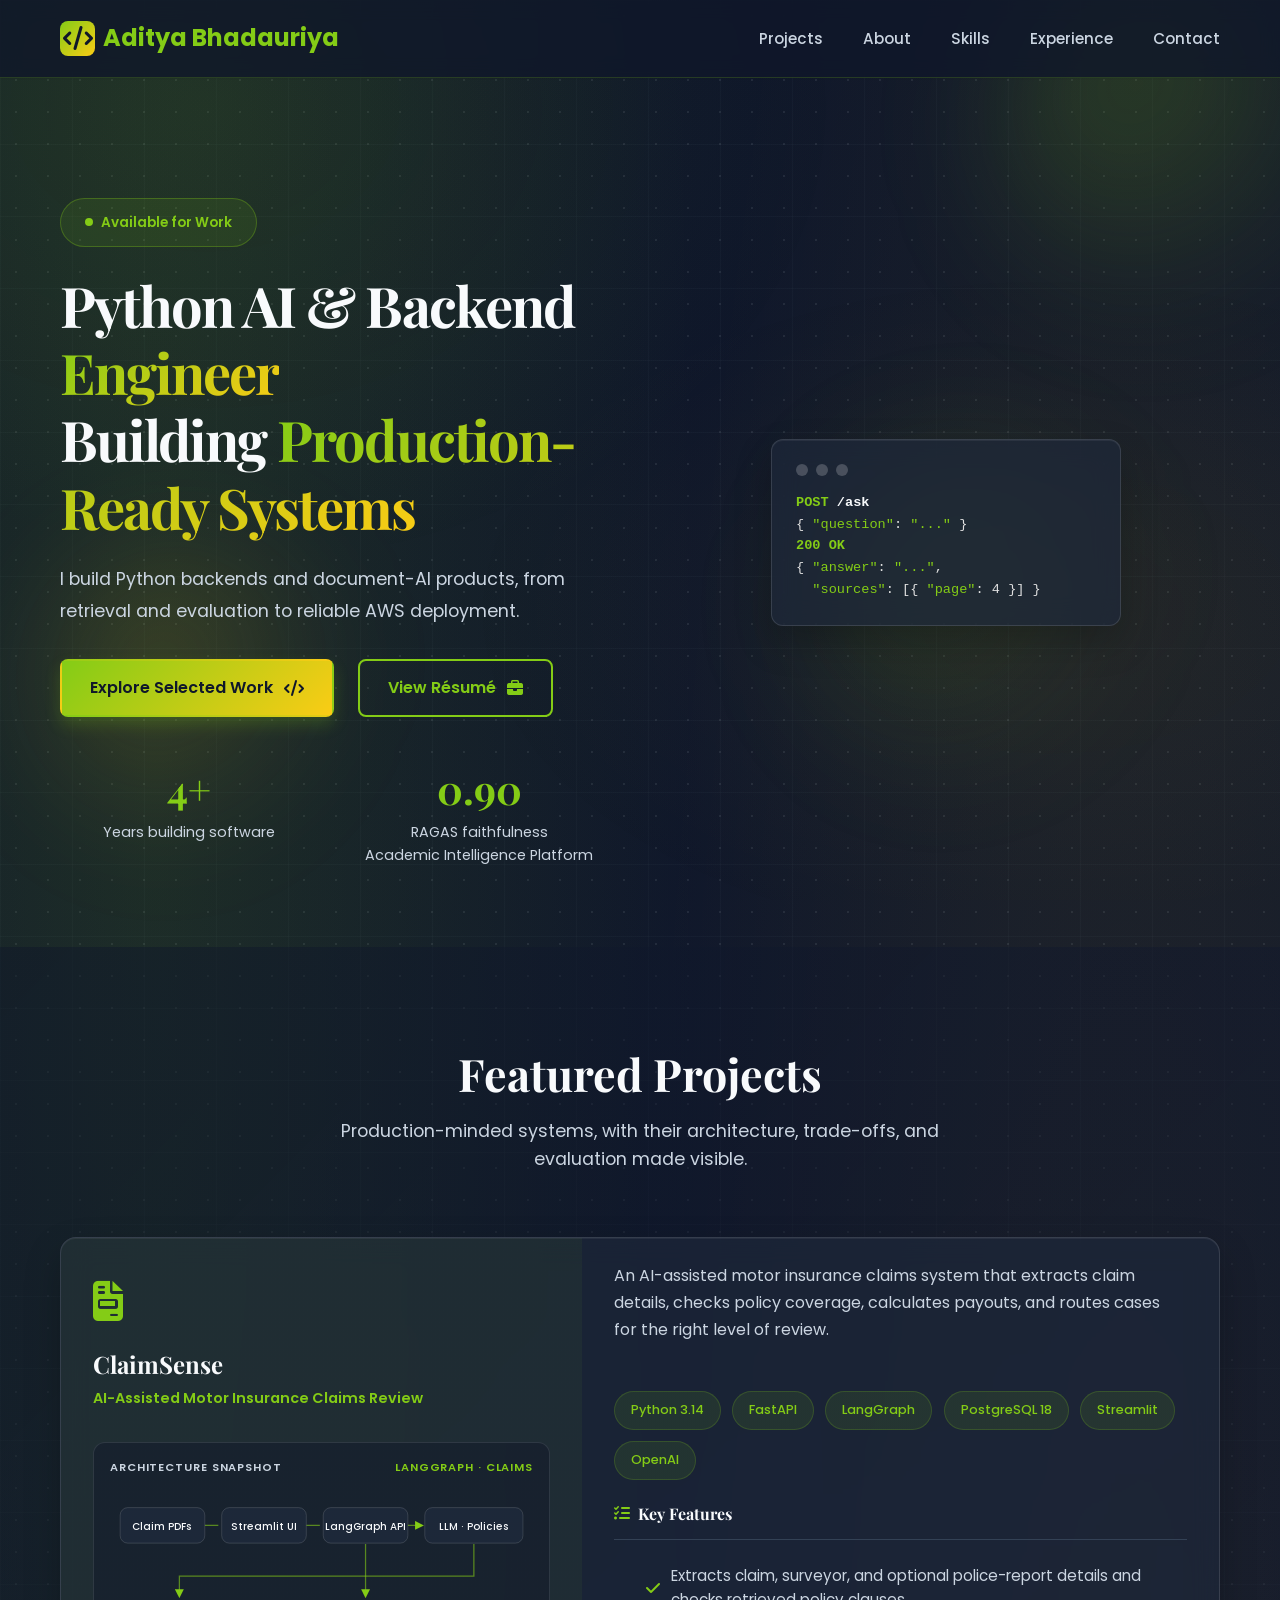
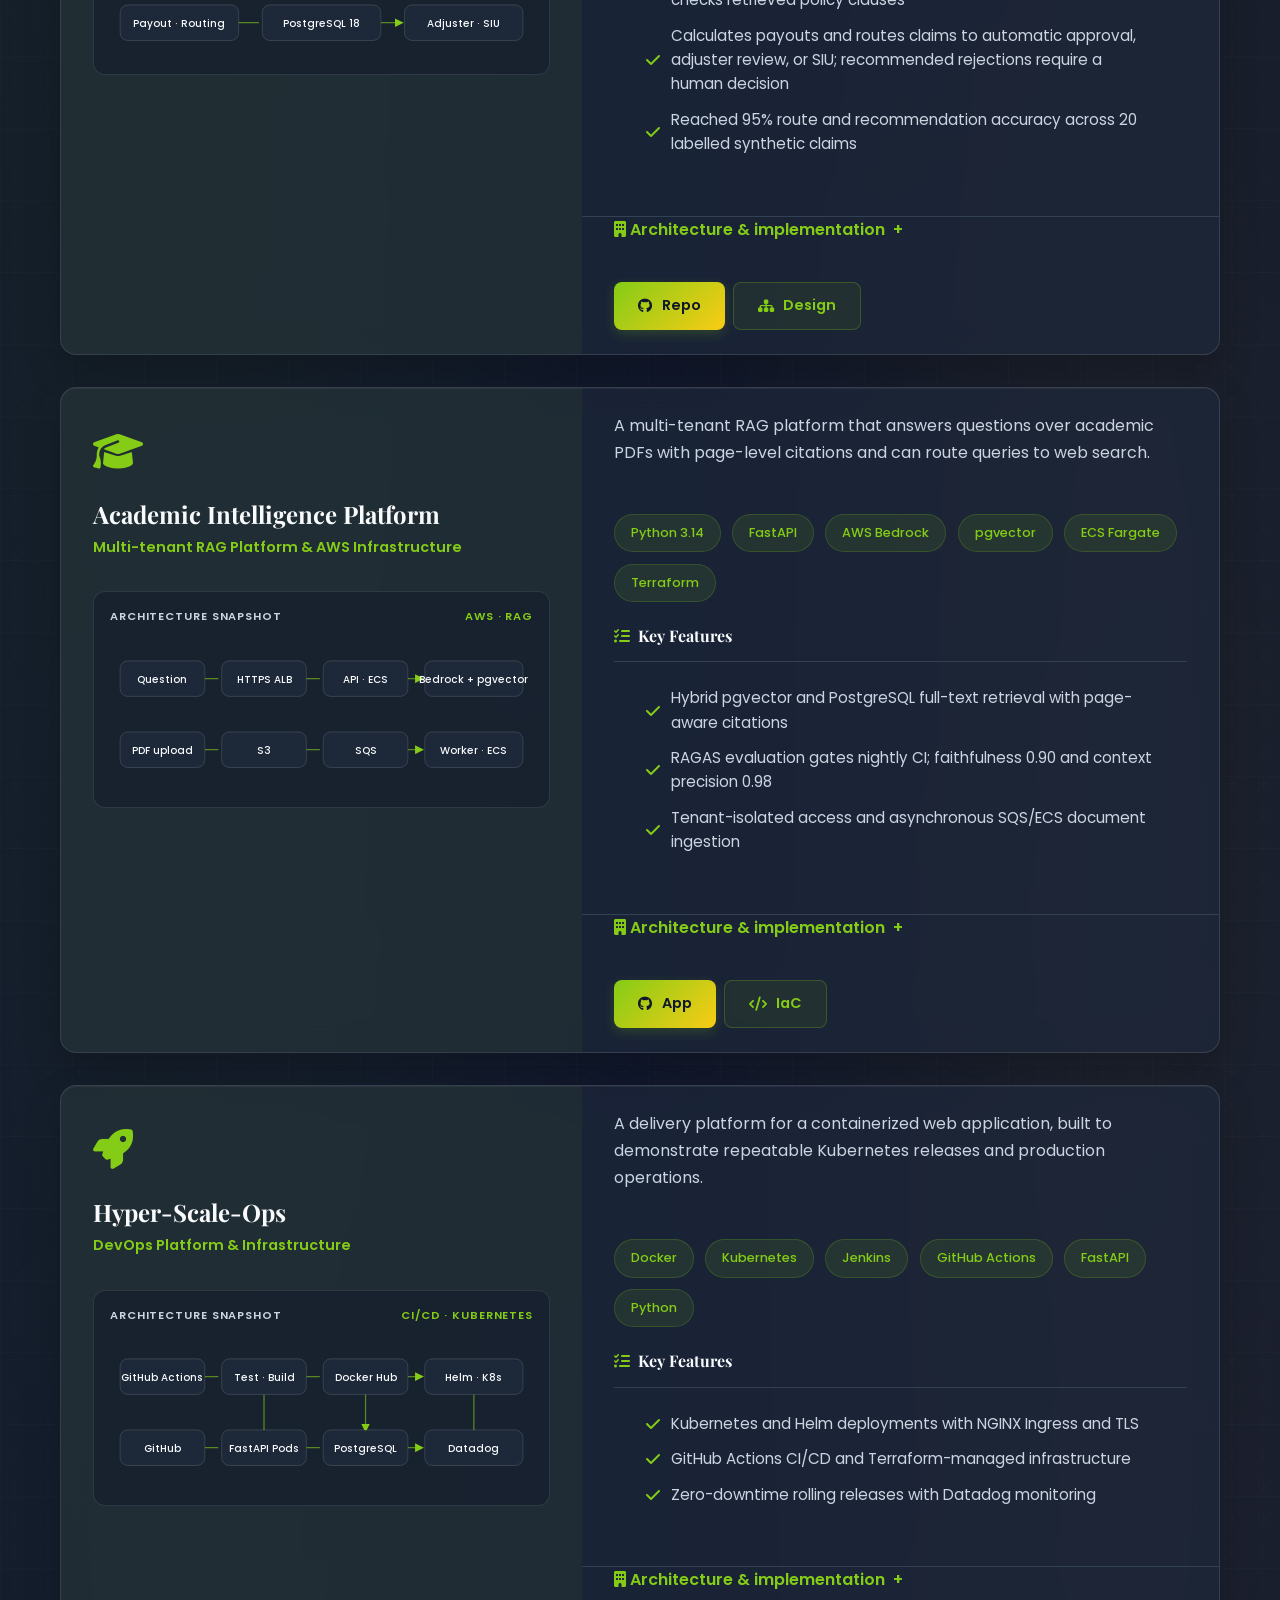
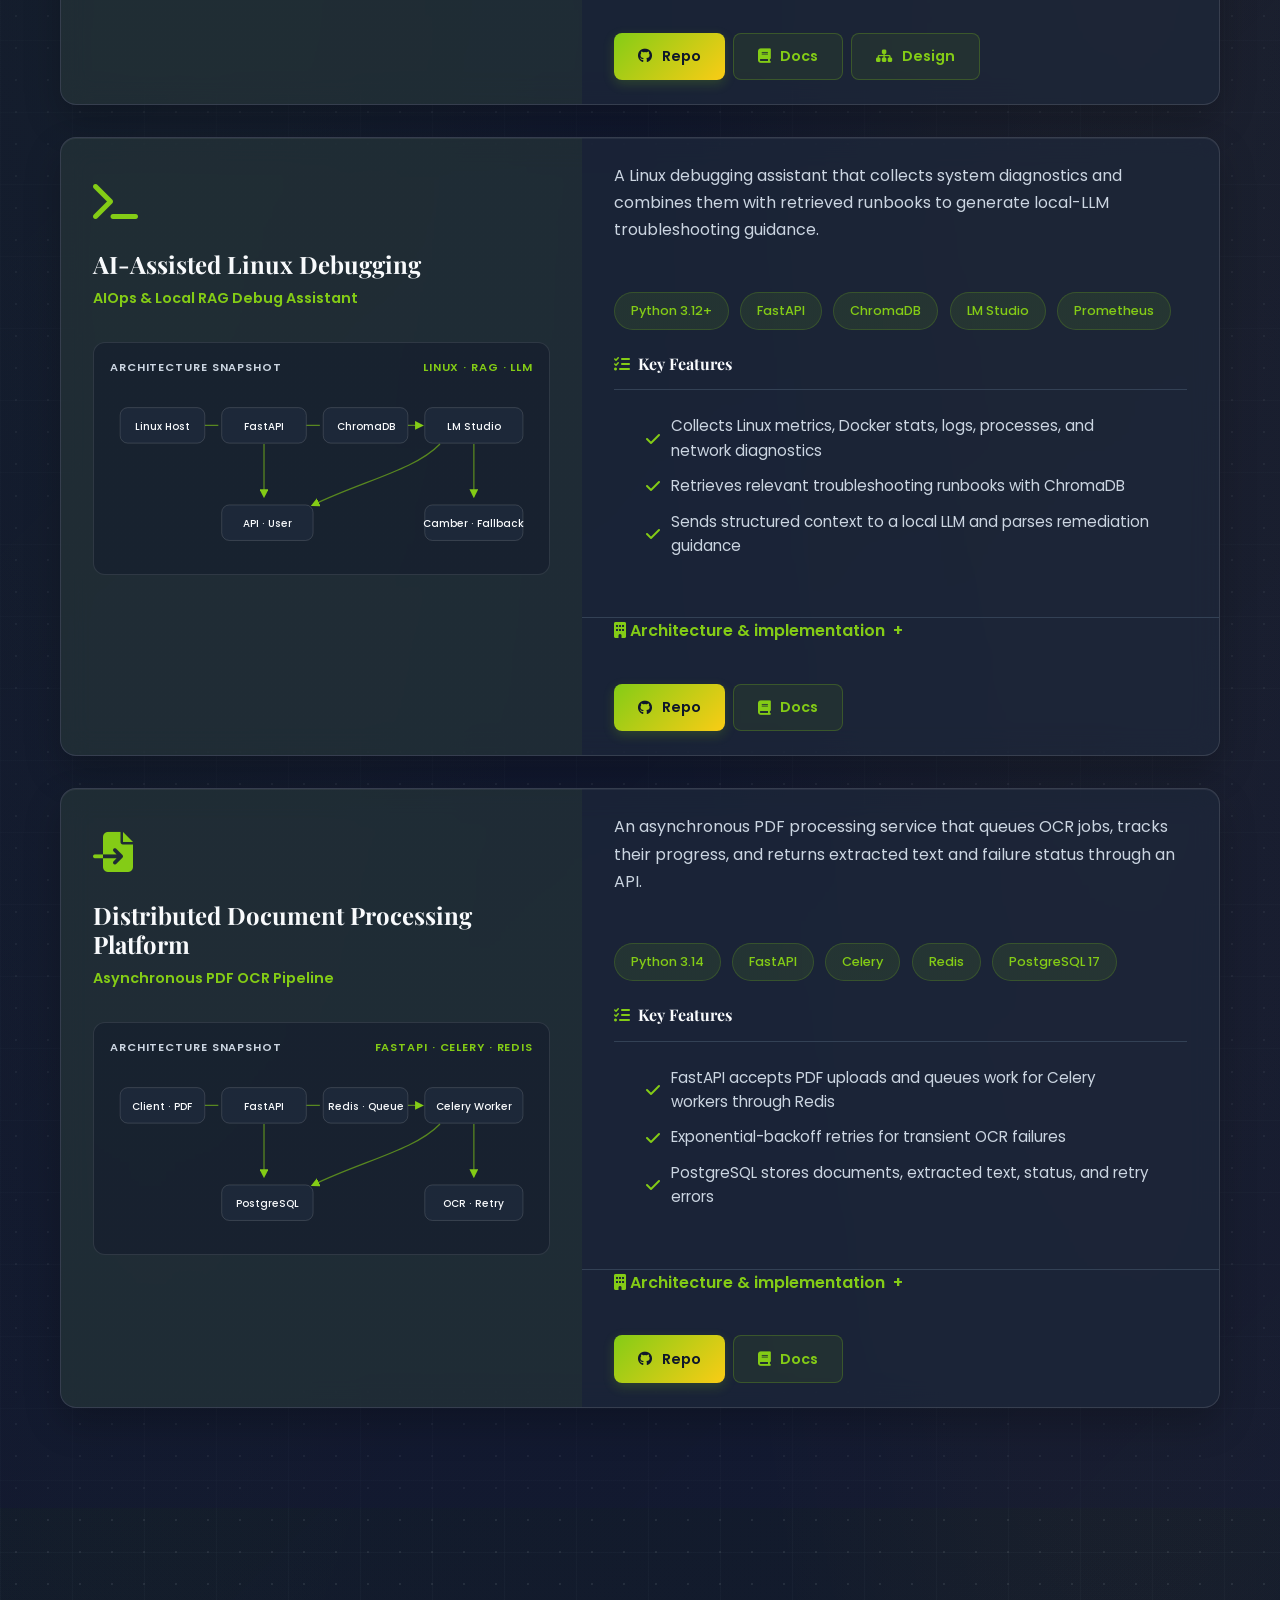
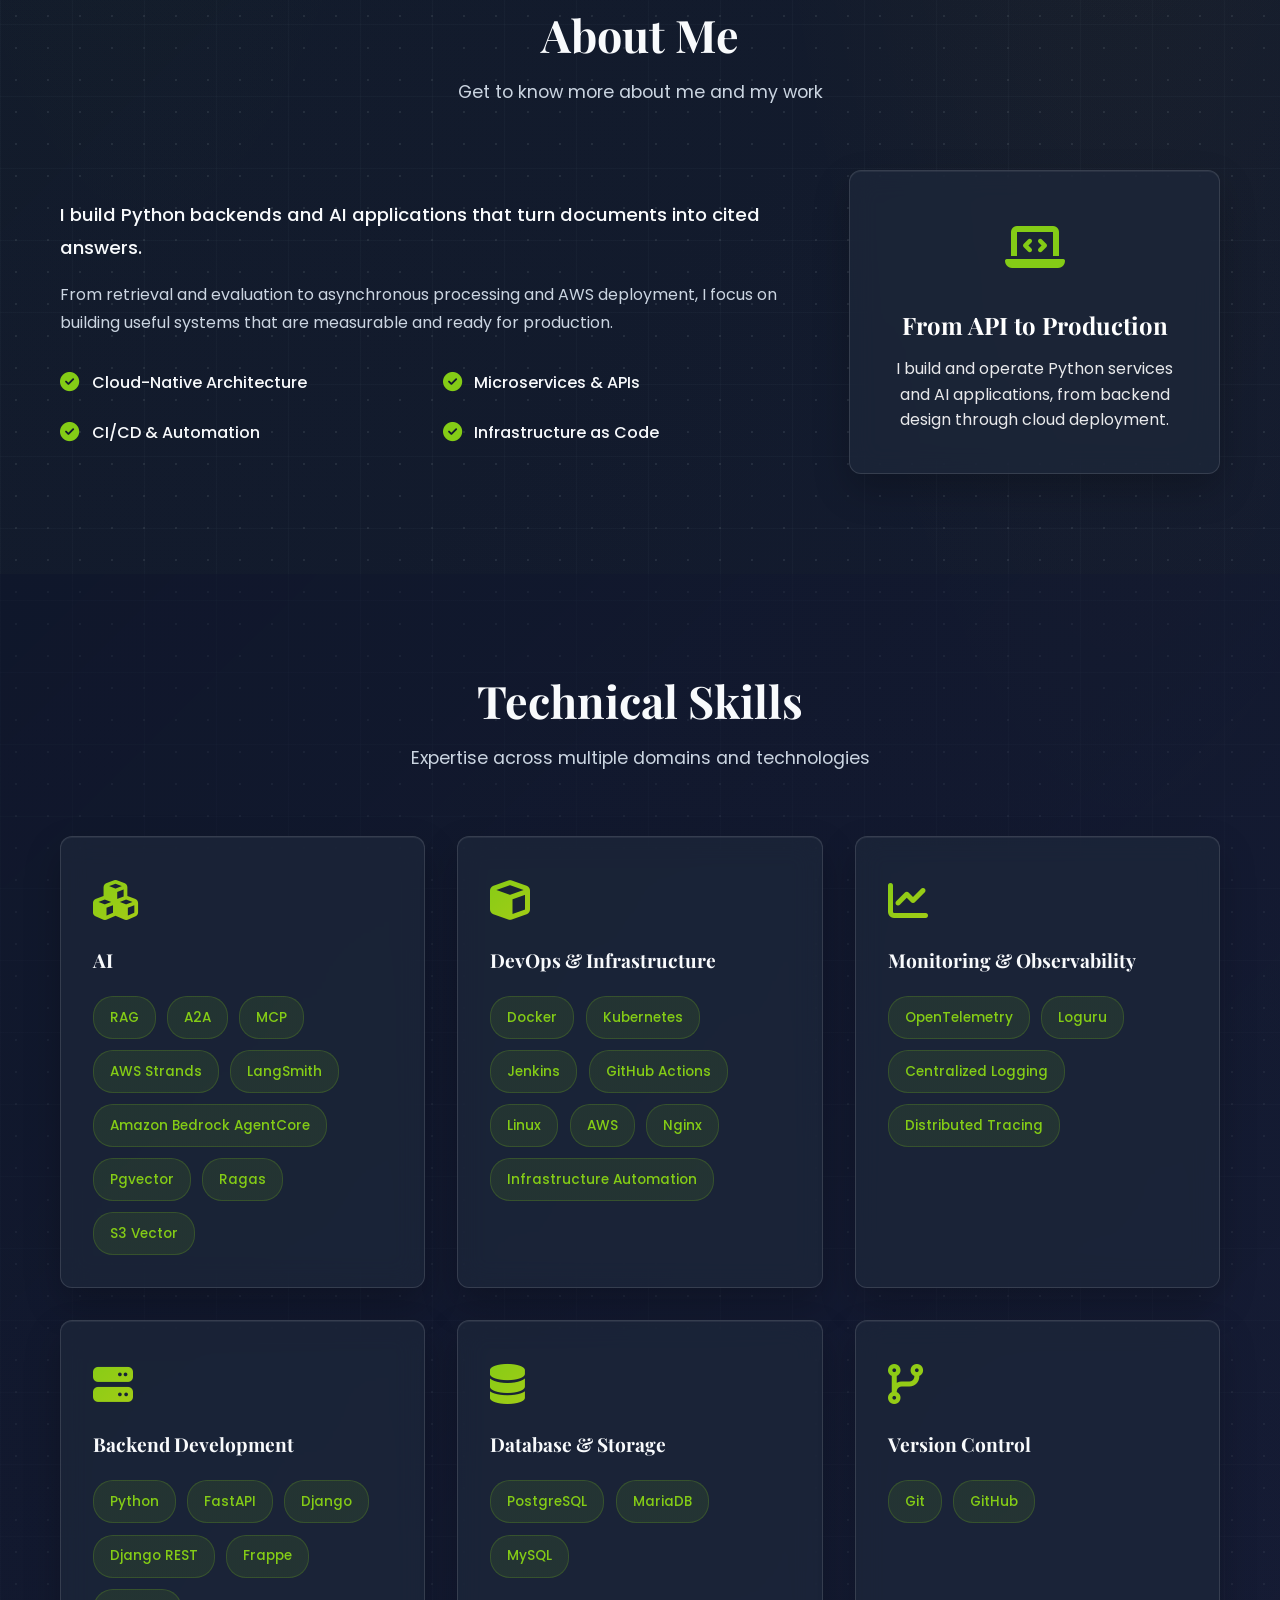
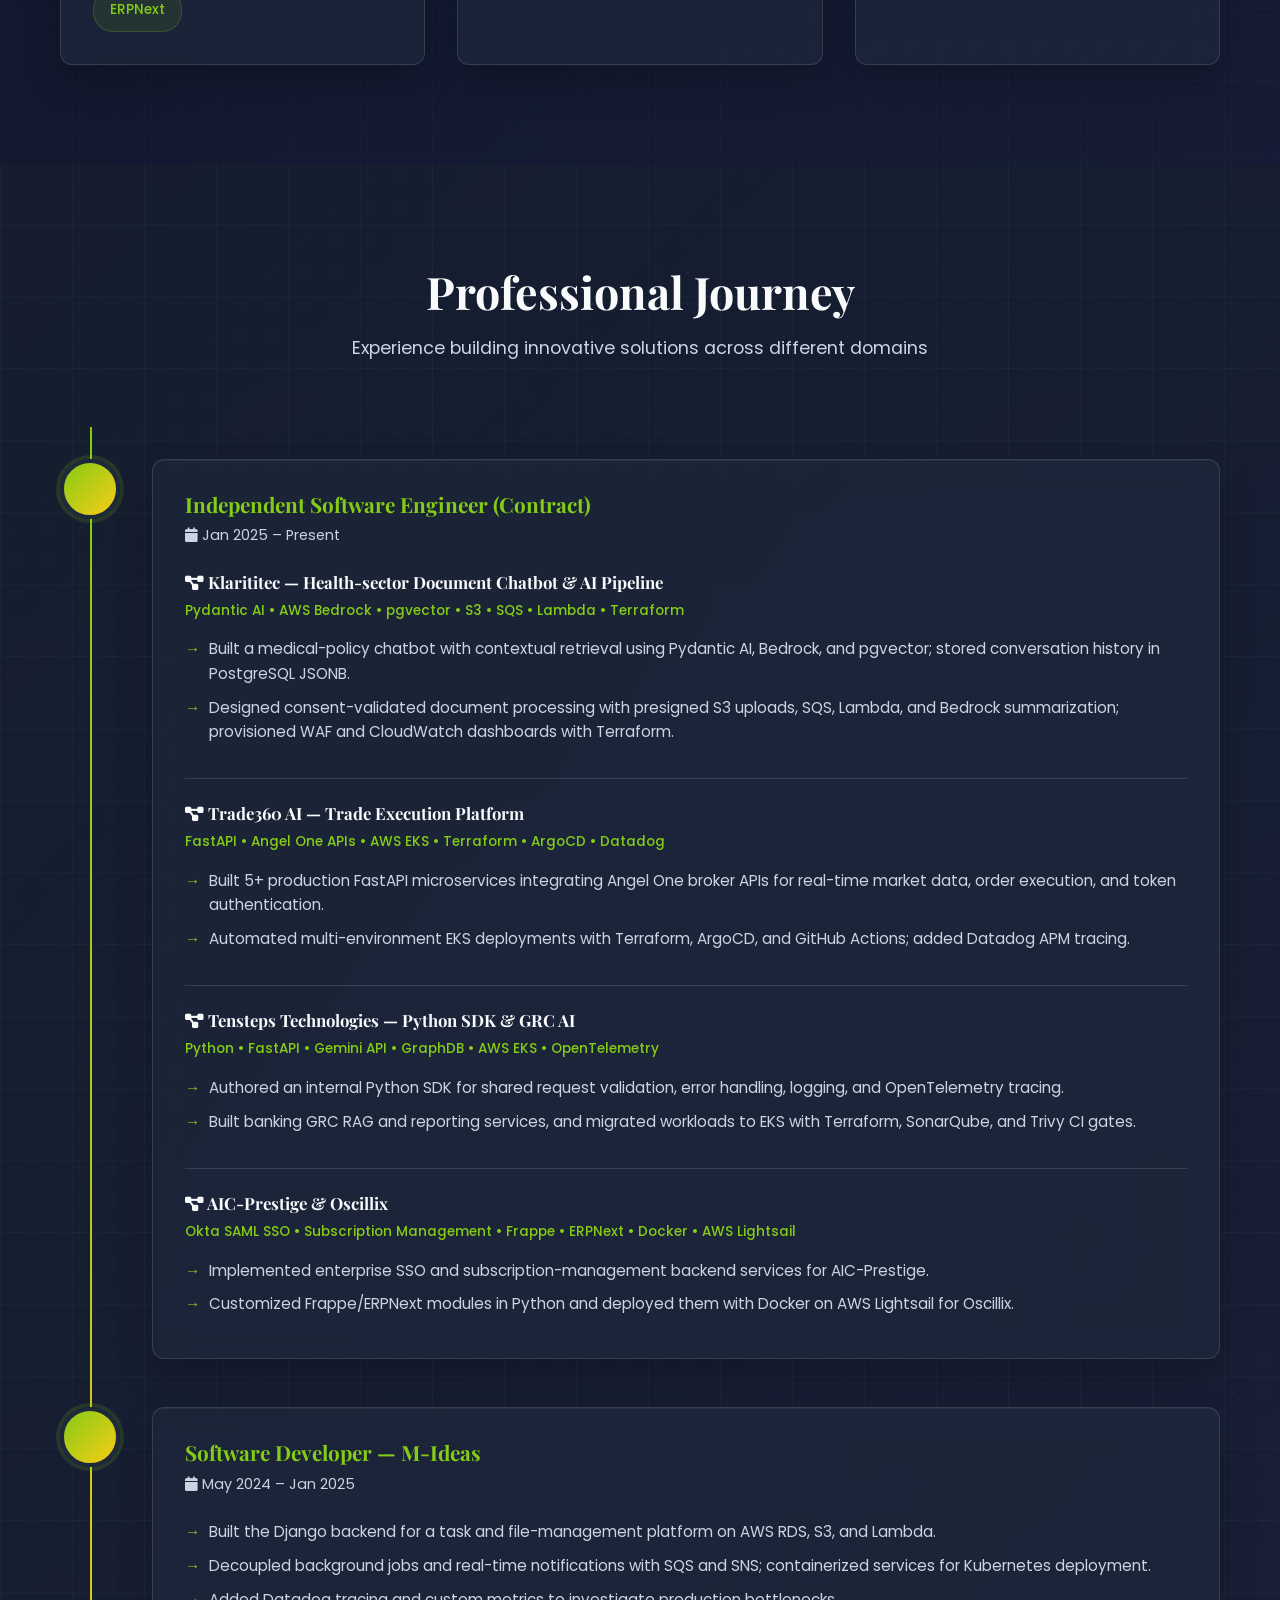
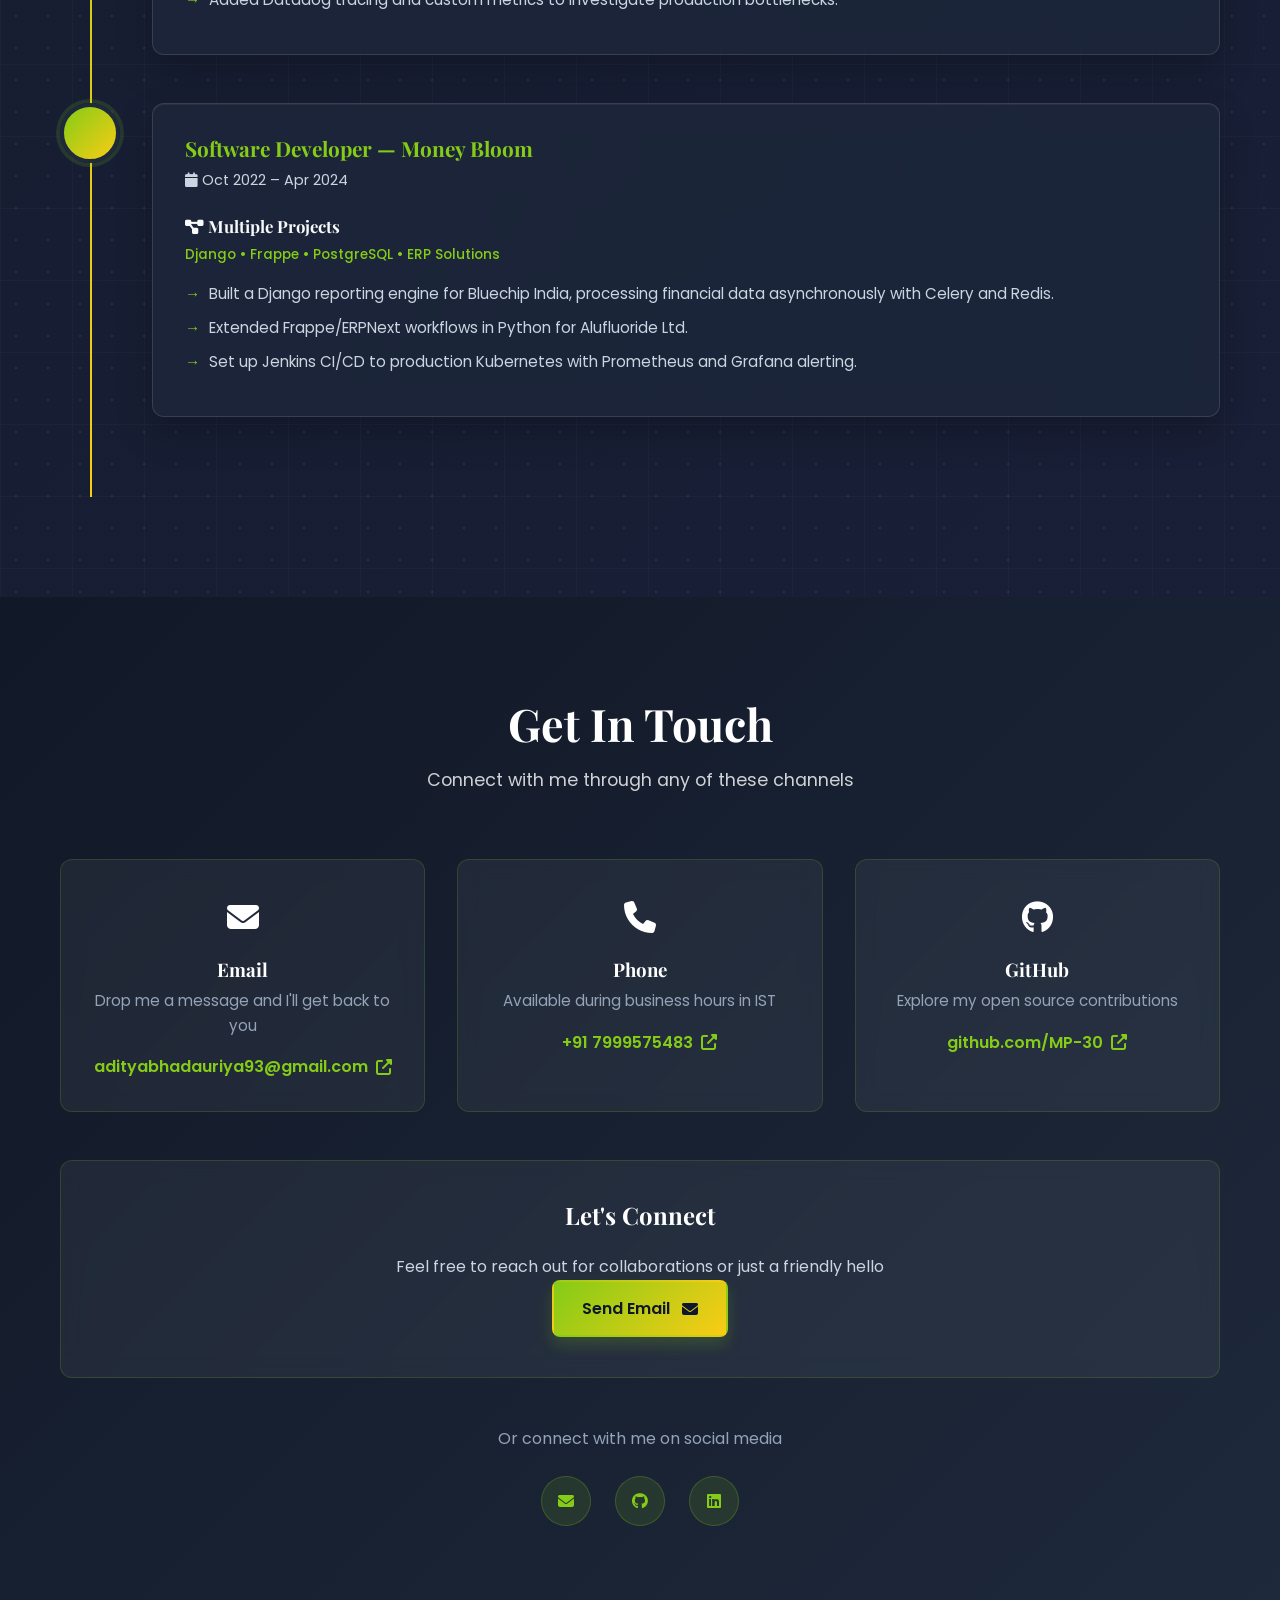
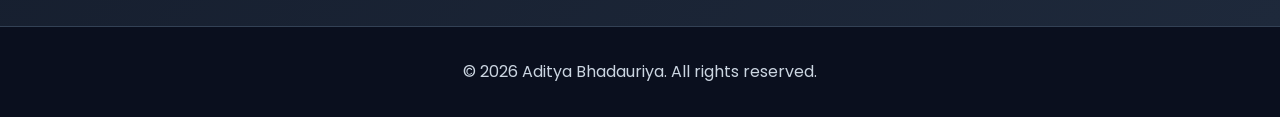
<file: index.html>
<!DOCTYPE html>
<html lang="en">
<head>
        <!-- Google tag (gtag.js) -->
    <script async src="https://www.googletagmanager.com/gtag/js?id=G-WNMQYFWT1X"></script>
    <script>
      window.dataLayer = window.dataLayer || [];
      function gtag(){dataLayer.push(arguments);}
      gtag('js', new Date());

      gtag('config', 'G-WNMQYFWT1X');
    </script>
    <meta charset="UTF-8">
    <meta name="viewport" content="width=device-width, initial-scale=1.0">
    <title>Aditya Bhadauriya | Python AI & Backend Engineer</title>
    <meta name="description" content="Aditya Bhadauriya builds Python backends and document AI systems, from retrieval and evaluation to reliable AWS deployments.">
    <link rel="icon" type="image/png" href="icon.png">
    <link rel="stylesheet" href="styles.css?v=20261125-1">
    <link rel="stylesheet" href="https://cdnjs.cloudflare.com/ajax/libs/font-awesome/6.4.0/css/all.min.css">
    <link href="https://fonts.googleapis.com/css2?family=Poppins:wght@300;400;500;600;700;800&family=Playfair+Display:wght@700;800&display=swap" rel="stylesheet">
</head>
<body>
    <a class="skip-link" href="#main-content">Skip to content</a>

    <!-- Animated Background -->
    <div class="stars"></div>
    <div class="animated-bg">
        <div class="blob blob-1"></div>
        <div class="blob blob-2"></div>
        <div class="blob blob-3"></div>
    </div>

    <!-- Navigation -->
    <nav class="navbar">
        <div class="container">
            <div class="nav-brand" >
                <span class="brand-icon">
                    <i class="fas fa-code" ></i>
                </span>
                <span>Aditya Bhadauriya</span>
            </div>
            <ul class="nav-menu" id="primary-navigation">
                <li><a href="#projects">Projects</a></li>
                <li><a href="#about">About</a></li>
                <li><a href="#skills">Skills</a></li>
                <li><a href="#experience">Experience</a></li>
                <li><a href="#contact" class="nav-cta">Contact</a></li>
            </ul>
            <button class="hamburger" type="button" aria-label="Open navigation" aria-expanded="false" aria-controls="primary-navigation">
                <span aria-hidden="true"></span>
                <span aria-hidden="true"></span>
                <span aria-hidden="true"></span>
            </button>
        </div>
    </nav>

    <main id="main-content">
    <!-- Hero Section -->
    <section class="hero">
        <div class="container hero-container">
            <div class="hero-content">
                <div class="hero-badge">
                    <span class="badge-dot"></span>
                    <span>Available for Work</span>
                </div>
                <h1 class="hero-title">
                    Python AI & Backend <span class="gradient-text">Engineer</span><br>
                    Building <span class="gradient-text">Production-Ready Systems</span>
                </h1>
                <p class="hero-subtitle">
                    I build Python backends and document-AI products, from retrieval and evaluation to reliable AWS deployment.
                </p>
                <div class="hero-cta">
                    <a href="#projects" class="btn btn-primary">
                        <span>Explore Selected Work</span>
                        <i class="fas fa-code"></i>
                    </a>
                    <a href="assets/aditya_python_ai.pdf" target="_blank" rel="noopener noreferrer" class="btn btn-secondary">
                        <span>View Résumé</span>
                        <i class="fas fa-briefcase"></i>
                    </a>
                </div>
                <div class="hero-stats">
                    <div class="stat">
                        <h3>4+</h3>
                        <p>Years building software</p>
                    </div>
                    <div class="stat">
                        <h3>0.90</h3>
                        <p>RAGAS faithfulness<br>Academic Intelligence Platform</p>
                    </div>
                </div>
            </div>
            <div class="hero-visual">
                <div class="hero-code">
                    <div class="code-header">
                        <div class="code-dot"></div>
                        <div class="code-dot"></div>
                        <div class="code-dot"></div>
                    </div>
                    <div class="code-content">
                        <p><span class="code-keyword">POST</span> <span class="code-class">/ask</span></p>
                        <p>{ <span class="code-string">"question"</span>: <span class="code-string">"..."</span> }</p>
                        <p><span class="code-keyword">200 OK</span></p>
                        <p>{ <span class="code-string">"answer"</span>: <span class="code-string">"..."</span>,</p>
                        <p>&nbsp;&nbsp;<span class="code-string">"sources"</span>: [{ <span class="code-string">"page"</span>: 4 }] }</p>
                    </div>
                </div>
            </div>
        </div>
    </section>

    <!-- Projects Section -->
    <section id="projects" class="section projects">
        <div class="container">
            <div class="section-header">
                <h2>Featured Projects</h2>
                <p>Production-minded systems, with their architecture, trade-offs, and evaluation made visible.</p>
            </div>
            
            <div class="projects-grid">
                <div class="project-card featured">
                    <div class="project-header">
                        <div class="project-icon">
                            <i class="fas fa-file-invoice"></i>
                        </div>
                        <h3>ClaimSense</h3>
                        <span class="project-type">AI-Assisted Motor Insurance Claims Review</span>
                        <div class="project-visual">
                            <div class="project-visual-heading">
                                <span>Architecture snapshot</span>
                                <span class="visual-caption">LangGraph · Claims</span>
                            </div>
                            <svg class="architecture-diagram" viewBox="0 0 500 200" role="img" aria-labelledby="claimsense-architecture-title claimsense-architecture-description">
                                <title id="claimsense-architecture-title">ClaimSense architecture</title>
                                <desc id="claimsense-architecture-description">Claim PDFs enter through the Streamlit portal and are processed by a FastAPI and LangGraph workflow. An AI model checks extracted claim details against retrieved policy clauses. Python payout and routing rules use the recommendation, with claim records and audit checkpoints stored in PostgreSQL. Cases can be routed to adjuster or SIU review.</desc>
                                <defs>
                                    <marker id="claimsense-arrowhead" markerWidth="7" markerHeight="7" refX="5" refY="3.5" orient="auto">
                                        <path d="M0,0 L7,3.5 L0,7 Z" fill="currentColor"></path>
                                    </marker>
                                </defs>
                                <g class="claimsense-connectors" aria-hidden="true">
                                    <path d="M112 43 H128 M232 43 H248 M352 43 H368"></path>
                                    <path d="M302 65 V126"></path>
                                    <path d="M430 65 V103 H82 V126"></path>
                                    <path d="M152 158 H176 M320 158 H344"></path>
                                </g>
                                <g class="architecture-node">
                                    <rect x="12" y="22" width="100" height="42" rx="9"></rect>
                                    <text x="62" y="48" text-anchor="middle">Claim PDFs</text>
                                    <rect x="132" y="22" width="100" height="42" rx="9"></rect>
                                    <text x="182" y="48" text-anchor="middle">Streamlit UI</text>
                                    <rect x="252" y="22" width="100" height="42" rx="9"></rect>
                                    <text x="302" y="48" text-anchor="middle">LangGraph API</text>
                                    <rect x="372" y="22" width="116" height="42" rx="9"></rect>
                                    <text x="430" y="48" text-anchor="middle">LLM · Policies</text>

                                    <rect x="12" y="137" width="140" height="42" rx="9"></rect>
                                    <text x="82" y="163" text-anchor="middle">Payout · Routing</text>
                                    <rect x="180" y="137" width="140" height="42" rx="9"></rect>
                                    <text x="250" y="163" text-anchor="middle">PostgreSQL 18</text>
                                    <rect x="348" y="137" width="140" height="42" rx="9"></rect>
                                    <text x="418" y="163" text-anchor="middle">Adjuster · SIU</text>
                                </g>
                            </svg>
                        </div>
                    </div>
                    <p class="project-description">
                        An AI-assisted motor insurance claims system that extracts claim details, checks policy coverage, calculates payouts, and routes cases for the right level of review.
                    </p>
                    <div class="project-meta">
                        <a href="https://github.com/MP-30/Claim-Sense" target="_blank" rel="noopener noreferrer" class="meta-item">
                            <i class="fab fa-github"></i>
                            <span>GitHub Repo</span>
                        </a>
                        <a href="https://github.com/MP-30/Claim-Sense/blob/main/Design.md" target="_blank" rel="noopener noreferrer" class="meta-item">
                            <i class="fas fa-sitemap"></i>
                            <span>System Design</span>
                        </a>
                        <a href="https://github.com/MP-30/Claim-Sense/blob/main/evals/scorecards/2026-11-23.md" target="_blank" rel="noopener noreferrer" class="meta-item">
                            <i class="fas fa-chart-bar"></i>
                            <span>Evaluation</span>
                        </a>
                    </div>
                    <div class="project-tech">
                        <span class="tech">Python 3.14</span>
                        <span class="tech">FastAPI</span>
                        <span class="tech">LangGraph</span>
                        <span class="tech">PostgreSQL 18</span>
                        <span class="tech">Streamlit</span>
                        <span class="tech">OpenAI</span>
                    </div>
                    <div class="project-section">
                        <h4><i class="fas fa-tasks"></i> Key Features</h4>
                        <ul class="project-features">
                            <li><i class="fas fa-check"></i> Extracts claim, surveyor, and optional police-report details and checks retrieved policy clauses</li>
                            <li><i class="fas fa-check"></i> Calculates payouts and routes claims to automatic approval, adjuster review, or SIU; recommended rejections require a human decision</li>
                            <li><i class="fas fa-check"></i> Reached 95% route and recommendation accuracy across 20 labelled synthetic claims</li>
                        </ul>
                    </div>
                    <details class="project-section project-details">
                        <summary><i class="fas fa-building"></i> Architecture & implementation</summary>
                        <p class="project-architecture">
                            A Streamlit reviewer portal calls a FastAPI service that runs the LangGraph claim workflow.
                            Model-assisted extraction and policy retrieval feed deterministic Python payout and routing rules.
                            PostgreSQL stores claim records, audit events, and workflow checkpoints so reviews can resume.
                        </p>
                    </details>
                    <div class="project-links">
                        <a href="https://github.com/MP-30/Claim-Sense" class="project-link primary" target="_blank" rel="noopener noreferrer">
                            <i class="fab fa-github"></i>
                            <span>Repo</span>
                        </a>
                        <a href="https://github.com/MP-30/Claim-Sense/blob/main/Design.md" class="project-link secondary" target="_blank" rel="noopener noreferrer">
                            <i class="fas fa-sitemap"></i>
                            <span>Design</span>
                        </a>
                    </div>
                </div>

                <div class="project-card featured">
                    <div class="project-header">
                        <div class="project-icon">
                            <i class="fas fa-graduation-cap"></i>
                        </div>
                        <h3>Academic Intelligence Platform</h3>
                        <span class="project-type">Multi-tenant RAG Platform & AWS Infrastructure</span>
                        <div class="project-visual">
                            <div class="project-visual-heading">
                                <span>Architecture snapshot</span>
                                <span class="visual-caption">AWS · RAG</span>
                            </div>
                            <svg class="architecture-diagram" viewBox="0 0 500 180" role="img" aria-labelledby="architecture-title architecture-description">
                                <title id="architecture-title">Academic Intelligence Platform architecture</title>
                                <desc id="architecture-description">Questions flow through an HTTPS load balancer to an API service and Bedrock with pgvector. PDF uploads flow through S3 and SQS to a worker service.</desc>
                                <defs>
                                    <marker id="architecture-arrowhead" markerWidth="7" markerHeight="7" refX="5" refY="3.5" orient="auto">
                                        <path d="M0,0 L7,3.5 L0,7 Z" fill="currentColor"></path>
                                    </marker>
                                </defs>
                                <g class="architecture-connectors" aria-hidden="true">
                                    <path d="M112 48 H128 M232 48 H248 M352 48 H368"></path>
                                    <path d="M112 132 H128 M232 132 H248 M352 132 H368"></path>
                                </g>
                                <g class="architecture-node">
                                    <rect x="12" y="27" width="100" height="42" rx="9"></rect>
                                    <text x="62" y="53" text-anchor="middle">Question</text>
                                    <rect x="132" y="27" width="100" height="42" rx="9"></rect>
                                    <text x="182" y="53" text-anchor="middle">HTTPS ALB</text>
                                    <rect x="252" y="27" width="100" height="42" rx="9"></rect>
                                    <text x="302" y="53" text-anchor="middle">API · ECS</text>
                                    <rect x="372" y="27" width="116" height="42" rx="9"></rect>
                                    <text x="430" y="53" text-anchor="middle">Bedrock + pgvector</text>

                                    <rect x="12" y="111" width="100" height="42" rx="9"></rect>
                                    <text x="62" y="137" text-anchor="middle">PDF upload</text>
                                    <rect x="132" y="111" width="100" height="42" rx="9"></rect>
                                    <text x="182" y="137" text-anchor="middle">S3</text>
                                    <rect x="252" y="111" width="100" height="42" rx="9"></rect>
                                    <text x="302" y="137" text-anchor="middle">SQS</text>
                                    <rect x="372" y="111" width="116" height="42" rx="9"></rect>
                                    <text x="430" y="137" text-anchor="middle">Worker · ECS</text>
                                </g>
                            </svg>
                        </div>
                    </div>
                    <p class="project-description">
                            A multi-tenant RAG platform that answers questions over academic PDFs with page-level citations and can route queries to web search.
                    </p>
                    <div class="project-meta">
                        <a href="https://github.com/MP-30/Academic-Intelligence-Platform" target="_blank" rel="noopener noreferrer" class="meta-item">
                            <i class="fab fa-github"></i>
                            <span>Application Repo</span>
                        </a>
                        <a href="https://github.com/MP-30/academic-intelligence-platform-terraform" target="_blank" rel="noopener noreferrer" class="meta-item">
                            <i class="fas fa-code"></i>
                            <span>Terraform Repo</span>
                        </a>
                    </div>
                    <div class="project-tech">
                        <span class="tech">Python 3.14</span>
                        <span class="tech">FastAPI</span>
                        <span class="tech">AWS Bedrock</span>
                        <span class="tech">pgvector</span>
                        <span class="tech">ECS Fargate</span>
                        <span class="tech">Terraform</span>
                    </div>
                    <div class="project-section">
                        <h4><i class="fas fa-tasks"></i> Key Features</h4>
                        <ul class="project-features">
                            <li><i class="fas fa-check"></i> Hybrid pgvector and PostgreSQL full-text retrieval with page-aware citations</li>
                            <li><i class="fas fa-check"></i> RAGAS evaluation gates nightly CI; faithfulness 0.90 and context precision 0.98</li>
                            <li><i class="fas fa-check"></i> Tenant-isolated access and asynchronous SQS/ECS document ingestion</li>
                        </ul>
                    </div>
                    <details class="project-section project-details">
                        <summary><i class="fas fa-building"></i> Architecture & implementation</summary>
                        <p class="project-architecture">
                            ECS Fargate hosts separate UI, API, and worker services behind an HTTPS ALB.
                            S3 and SQS handle document ingestion, RDS PostgreSQL with pgvector stores embeddings,
                            and Terraform provisions the AWS networking, compute, database, identity, and CI/CD infrastructure.
                        </p>
                    </details>
                    <div class="project-links">
                        <a href="https://github.com/MP-30/Academic-Intelligence-Platform" class="project-link primary" target="_blank" rel="noopener noreferrer">
                            <i class="fab fa-github"></i>
                            <span>App</span>
                        </a>
                        <a href="https://github.com/MP-30/academic-intelligence-platform-terraform" class="project-link secondary" target="_blank" rel="noopener noreferrer">
                            <i class="fas fa-code"></i>
                            <span>IaC</span>
                        </a>
                    </div>
                </div>

                <div class="project-card featured">

                    <div class="project-header">
                        <div class="project-icon">
                            <i class="fas fa-rocket"></i>
                        </div>
                        <h3>Hyper-Scale-Ops</h3>
                        <span class="project-type">DevOps Platform & Infrastructure</span>
                        <div class="project-visual">
                            <div class="project-visual-heading">
                                <span>Architecture snapshot</span>
                                <span class="visual-caption">CI/CD · Kubernetes</span>
                            </div>
                            <svg class="architecture-diagram" viewBox="0 0 500 180" role="img" aria-labelledby="hyper-scale-architecture-title hyper-scale-architecture-description">
                                <title id="hyper-scale-architecture-title">Hyper Scale Ops architecture</title>
                                <desc id="hyper-scale-architecture-description">GitHub Actions builds and tests the FastAPI application, pushes an image to Docker Hub, and deploys it through Helm to a Kubernetes cluster. The application uses PostgreSQL and reports telemetry to Datadog.</desc>
                                <defs>
                                    <marker id="hyper-scale-arrowhead" markerWidth="7" markerHeight="7" refX="5" refY="3.5" orient="auto">
                                        <path d="M0,0 L7,3.5 L0,7 Z" fill="currentColor"></path>
                                    </marker>
                                </defs>
                                <g class="hyper-scale-connectors" aria-hidden="true">
                                    <path d="M112 48 H128 M232 48 H248 M352 48 H368"></path>
                                    <path d="M112 132 H128 M232 132 H248 M352 132 H368"></path>
                                    <path d="M430 69 V111 M182 69 V111 M302 69 V111"></path>
                                </g>
                                <g class="architecture-node">
                                    <rect x="12" y="27" width="100" height="42" rx="9"></rect>
                                    <text x="62" y="53" text-anchor="middle">GitHub Actions</text>
                                    <rect x="132" y="27" width="100" height="42" rx="9"></rect>
                                    <text x="182" y="53" text-anchor="middle">Test · Build</text>
                                    <rect x="252" y="27" width="100" height="42" rx="9"></rect>
                                    <text x="302" y="53" text-anchor="middle">Docker Hub</text>
                                    <rect x="372" y="27" width="116" height="42" rx="9"></rect>
                                    <text x="430" y="53" text-anchor="middle">Helm · K8s</text>

                                    <rect x="12" y="111" width="100" height="42" rx="9"></rect>
                                    <text x="62" y="137" text-anchor="middle">GitHub</text>
                                    <rect x="132" y="111" width="100" height="42" rx="9"></rect>
                                    <text x="182" y="137" text-anchor="middle">FastAPI Pods</text>
                                    <rect x="252" y="111" width="100" height="42" rx="9"></rect>
                                    <text x="302" y="137" text-anchor="middle">PostgreSQL</text>
                                    <rect x="372" y="111" width="116" height="42" rx="9"></rect>
                                    <text x="430" y="137" text-anchor="middle">Datadog</text>
                                </g>
                            </svg>
                        </div>
                    </div>
                    <p class="project-description">
                            A delivery platform for a containerized web application, built to demonstrate repeatable Kubernetes releases and production operations.
                    </p>
                    <div class="project-meta">
                        <a href="https://github.com/MP-30/hyper-scale-ops" target="_blank" rel="noopener noreferrer" class="meta-item">
                            <i class="fas fa-code-branch"></i>
                            <span>GitHub</span>
                        </a>

                        <a href="https://app.notion.com/p/Hyper-Scale-Ops-36eb5df6bb2e8033bfb6fa364d04caaa?v=36eb5df6bb2e80d48773000cc028a80b&source=copy_link" target="_blank" rel="noopener noreferrer" class="meta-item">
                            <i class="fas fa-file-alt"></i>
                            <span>Documentation</span>
                        </a>

                        <a href="https://app.notion.com/p/Design-Document-for-Hyper-3a3b5df6bb2e801ebc78c1281d220170?source=copy_link" target="_blank" rel="noopener noreferrer" class="meta-item">
                            <i class="fas fa-sitemap"></i>
                            <span>Design Document</span>
                        </a>
                    </div>
                    <div class="project-tech">
                        <span class="tech">Docker</span>
                        <span class="tech">Kubernetes</span>
                        <span class="tech">Jenkins</span>
                        <span class="tech">GitHub Actions</span>
                        <span class="tech">FastAPI</span>
                        <span class="tech">Python</span>
                    </div>
                    <div class="project-section">
                        <h4><i class="fas fa-tasks"></i> Key Features</h4>
                        <ul class="project-features">
                            <li><i class="fas fa-check"></i> Kubernetes and Helm deployments with NGINX Ingress and TLS</li>
                            <li><i class="fas fa-check"></i> GitHub Actions CI/CD and Terraform-managed infrastructure</li>
                            <li><i class="fas fa-check"></i> Zero-downtime rolling releases with Datadog monitoring</li>
                        </ul>
                    </div>
                    <details class="project-section project-details">
                        <summary><i class="fas fa-building"></i> Architecture & implementation</summary>
                        <p class="project-architecture">Microservices architecture with containerized applications, load balancing, auto-scaling, centralized logging, and observability stack</p>
                    </details>
                    <div class="project-links">
                        <a href="https://github.com/MP-30/hyper-scale-ops" class="project-link primary" target="_blank" rel="noopener noreferrer">
                            <i class="fab fa-github"></i>
                            <span>Repo</span>
                        </a>
                        <a href="https://app.notion.com/p/Hyper-Scale-Ops-36eb5df6bb2e8033bfb6fa364d04caaa?v=36eb5df6bb2e80d48773000cc028a80b&source=copy_link" class="project-link secondary" target="_blank" rel="noopener noreferrer">
                            <i class="fas fa-book"></i>
                            <span>Docs</span>
                        </a>
                        <a href="https://app.notion.com/p/Design-Document-for-Hyper-3a3b5df6bb2e801ebc78c1281d220170?source=copy_link" class="project-link secondary" target="_blank" rel="noopener noreferrer">
                            <i class="fas fa-sitemap"></i>
                            <span>Design</span>
                        </a>
                    </div>
                </div>

                <div class="project-card featured">
                    <div class="project-header">
                        <div class="project-icon">
                            <i class="fas fa-terminal"></i>
                        </div>
                        <h3>AI-Assisted Linux Debugging</h3>
                        <span class="project-type">AIOps & Local RAG Debug Assistant</span>
                        <div class="project-visual">
                            <div class="project-visual-heading">
                                <span>Architecture snapshot</span>
                                <span class="visual-caption">Linux · RAG · LLM</span>
                            </div>
                            <svg class="architecture-diagram" viewBox="0 0 500 200" role="img" aria-labelledby="linux-debug-architecture-title linux-debug-architecture-description">
                                <title id="linux-debug-architecture-title">AI-Assisted Linux Debugging architecture</title>
                                <desc id="linux-debug-architecture-description">Linux system diagnostics are collected by the FastAPI service into a health snapshot. ChromaDB retrieves relevant runbooks, and the runbooks plus snapshot are sent to LM Studio for troubleshooting analysis. The API returns summaries and debug guidance; Camber Cloud is an optional fallback if the local model fails.</desc>
                                <defs>
                                    <marker id="linux-debug-arrowhead" markerWidth="7" markerHeight="7" refX="5" refY="3.5" orient="auto">
                                        <path d="M0,0 L7,3.5 L0,7 Z" fill="currentColor"></path>
                                    </marker>
                                </defs>
                                <g class="linux-debug-connectors" aria-hidden="true">
                                    <path d="M112 43 H128 M232 43 H248 M352 43 H368"></path>
                                    <path d="M182 65 V126"></path>
                                    <path d="M430 65 V126"></path>
                                    <path d="M390 65 C360 96 300 108 240 137"></path>
                                </g>
                                <g class="architecture-node">
                                    <rect x="12" y="22" width="100" height="42" rx="9"></rect>
                                    <text x="62" y="48" text-anchor="middle">Linux Host</text>
                                    <rect x="132" y="22" width="100" height="42" rx="9"></rect>
                                    <text x="182" y="48" text-anchor="middle">FastAPI</text>
                                    <rect x="252" y="22" width="100" height="42" rx="9"></rect>
                                    <text x="302" y="48" text-anchor="middle">ChromaDB</text>
                                    <rect x="372" y="22" width="116" height="42" rx="9"></rect>
                                    <text x="430" y="48" text-anchor="middle">LM Studio</text>

                                    <rect x="132" y="137" width="108" height="42" rx="9"></rect>
                                    <text x="186" y="163" text-anchor="middle">API · User</text>
                                    <rect x="372" y="137" width="116" height="42" rx="9"></rect>
                                    <text x="430" y="163" text-anchor="middle">Camber · Fallback</text>
                                </g>
                            </svg>
                        </div>
                    </div>
                    <p class="project-description">
                            A Linux debugging assistant that collects system diagnostics and combines them with retrieved runbooks to generate local-LLM troubleshooting guidance.
                    </p>
                    <div class="project-meta">
                        <a href="https://github.com/MP-30/AI-assisted-Linux-debugging" target="_blank" rel="noopener noreferrer" class="meta-item">
                            <i class="fab fa-github"></i>
                            <span>Repo</span>
                        </a>
                        <a href="https://github.com/MP-30/AI-assisted-Linux-debugging#readme" target="_blank" rel="noopener noreferrer" class="meta-item">
                            <i class="fas fa-file-alt"></i>
                            <span>Docs</span>
                        </a>
                    </div>
                    <div class="project-tech">
                        <span class="tech">Python 3.12+</span>
                        <span class="tech">FastAPI</span>
                        <span class="tech">ChromaDB</span>
                        <span class="tech">LM Studio</span>
                        <span class="tech">Prometheus</span>
                    </div>
                    <div class="project-section">
                        <h4><i class="fas fa-tasks"></i> Key Features</h4>
                        <ul class="project-features">
                            <li><i class="fas fa-check"></i> Collects Linux metrics, Docker stats, logs, processes, and network diagnostics</li>
                            <li><i class="fas fa-check"></i> Retrieves relevant troubleshooting runbooks with ChromaDB</li>
                            <li><i class="fas fa-check"></i> Sends structured context to a local LLM and parses remediation guidance</li>
                        </ul>
                    </div>
                    <details class="project-section project-details">
                        <summary><i class="fas fa-building"></i> Architecture & implementation</summary>
                        <p class="project-architecture">
                            System collectors build a single health snapshot and classify recent journal errors.
                            ChromaDB retrieves the closest troubleshooting runbooks, then LM Studio combines
                            those runbooks with the snapshot to generate root-cause analysis and fix commands.
                        </p>
                    </details>
                    <div class="project-links">
                        <a href="https://github.com/MP-30/AI-assisted-Linux-debugging" class="project-link primary" target="_blank" rel="noopener noreferrer">
                            <i class="fab fa-github"></i>
                            <span>Repo</span>
                        </a>
                        <a href="https://github.com/MP-30/AI-assisted-Linux-debugging#readme" class="project-link secondary" target="_blank" rel="noopener noreferrer">
                            <i class="fas fa-book"></i>
                            <span>Docs</span>
                        </a>
                    </div>
                </div>

                <div class="project-card featured">
                    <div class="project-header">
                        <div class="project-icon">
                            <i class="fas fa-file-import"></i>
                        </div>
                        <h3>Distributed Document Processing Platform</h3>
                        <span class="project-type">Asynchronous PDF OCR Pipeline</span>
                        <div class="project-visual">
                            <div class="project-visual-heading">
                                <span>Architecture snapshot</span>
                                <span class="visual-caption">FastAPI · Celery · Redis</span>
                            </div>
                            <svg class="architecture-diagram" viewBox="0 0 500 200" role="img" aria-labelledby="document-processing-architecture-title document-processing-architecture-description">
                                <title id="document-processing-architecture-title">Distributed Document Processing Platform architecture</title>
                                <desc id="document-processing-architecture-description">Clients upload PDFs to FastAPI, which stores documents in PostgreSQL and queues jobs in Redis. Celery workers consume jobs, run OCR with retries, and save results and status back to PostgreSQL.</desc>
                                <defs>
                                    <marker id="document-processing-arrowhead" markerWidth="7" markerHeight="7" refX="5" refY="3.5" orient="auto">
                                        <path d="M0,0 L7,3.5 L0,7 Z" fill="currentColor"></path>
                                    </marker>
                                </defs>
                                <g class="document-processing-connectors" aria-hidden="true">
                                    <path d="M112 43 H128 M232 43 H248 M352 43 H368"></path>
                                    <path d="M182 65 V126"></path>
                                    <path d="M430 65 V126"></path>
                                    <path d="M390 65 C360 96 300 108 240 137"></path>
                                </g>
                                <g class="architecture-node">
                                    <rect x="12" y="22" width="100" height="42" rx="9"></rect>
                                    <text x="62" y="48" text-anchor="middle">Client · PDF</text>
                                    <rect x="132" y="22" width="100" height="42" rx="9"></rect>
                                    <text x="182" y="48" text-anchor="middle">FastAPI</text>
                                    <rect x="252" y="22" width="100" height="42" rx="9"></rect>
                                    <text x="302" y="48" text-anchor="middle">Redis · Queue</text>
                                    <rect x="372" y="22" width="116" height="42" rx="9"></rect>
                                    <text x="430" y="48" text-anchor="middle">Celery Worker</text>

                                    <rect x="132" y="137" width="108" height="42" rx="9"></rect>
                                    <text x="186" y="163" text-anchor="middle">PostgreSQL</text>
                                    <rect x="372" y="137" width="116" height="42" rx="9"></rect>
                                    <text x="430" y="163" text-anchor="middle">OCR · Retry</text>
                                </g>
                            </svg>
                        </div>
                    </div>
                    <p class="project-description">
                            An asynchronous PDF processing service that queues OCR jobs, tracks their progress, and returns extracted text and failure status through an API.
                    </p>
                    <div class="project-meta">
                        <a href="https://github.com/MP-30/Distributed-Document-Processing-Platform" target="_blank" rel="noopener noreferrer" class="meta-item">
                            <i class="fab fa-github"></i>
                            <span>GitHub Repo</span>
                        </a>
                        <a href="https://github.com/MP-30/Distributed-Document-Processing-Platform#readme" target="_blank" rel="noopener noreferrer" class="meta-item">
                            <i class="fas fa-file-alt"></i>
                            <span>Documentation</span>
                        </a>
                    </div>
                    <div class="project-tech">
                        <span class="tech">Python 3.14</span>
                        <span class="tech">FastAPI</span>
                        <span class="tech">Celery</span>
                        <span class="tech">Redis</span>
                        <span class="tech">PostgreSQL 17</span>
                    </div>
                    <div class="project-section">
                        <h4><i class="fas fa-tasks"></i> Key Features</h4>
                        <ul class="project-features">
                            <li><i class="fas fa-check"></i> FastAPI accepts PDF uploads and queues work for Celery workers through Redis</li>
                            <li><i class="fas fa-check"></i> Exponential-backoff retries for transient OCR failures</li>
                            <li><i class="fas fa-check"></i> PostgreSQL stores documents, extracted text, status, and retry errors</li>
                        </ul>
                    </div>
                    <details class="project-section project-details">
                        <summary><i class="fas fa-building"></i> Architecture & implementation</summary>
                        <p class="project-architecture">
                            FastAPI validates uploads and persists document metadata and content in PostgreSQL,
                            then Redis queues the processing job for a Celery worker. Workers update processing
                            state, retry transient OCR failures, and persist extracted text or the final error.
                        </p>
                    </details>
                    <div class="project-links">
                        <a href="https://github.com/MP-30/Distributed-Document-Processing-Platform" class="project-link primary" target="_blank" rel="noopener noreferrer">
                            <i class="fab fa-github"></i>
                            <span>Repo</span>
                        </a>
                        <a href="https://github.com/MP-30/Distributed-Document-Processing-Platform#readme" class="project-link secondary" target="_blank" rel="noopener noreferrer">
                            <i class="fas fa-book"></i>
                            <span>Docs</span>
                        </a>
                    </div>
                </div>

                </div>
            </div>
    </section>

<!-- About Section -->
    <section id="about" class="section about">
        <div class="container">
            <div class="section-header">
                <h2>About Me</h2>
                <p>Get to know more about me and my work</p>
            </div>
            <div class="about-grid">
                <div class="about-content">
                    <p class="about-text lead">
                        I build Python backends and AI applications that turn documents into cited answers.
                    </p>
                    <p class="about-text">
                        From retrieval and evaluation to asynchronous processing and AWS deployment, I focus on building useful systems that are measurable and ready for production.
                    </p>
                    <div class="about-highlights">
                        <div class="highlight-item">
                            <i class="fas fa-check-circle"></i>
                            <span>Cloud-Native Architecture</span>
                        </div>
                        <div class="highlight-item">
                            <i class="fas fa-check-circle"></i>
                            <span>Microservices & APIs</span>
                        </div>
                        <div class="highlight-item">
                            <i class="fas fa-check-circle"></i>
                            <span>CI/CD & Automation</span>
                        </div>
                        <div class="highlight-item">
                            <i class="fas fa-check-circle"></i>
                            <span>Infrastructure as Code</span>
                        </div>
                    </div>
                </div>
                <div class="about-card">
                    <div class="card-icon">
                        <i class="fas fa-laptop-code"></i>
                    </div>
                    <h3>From API to Production</h3>
                    <p>I build and operate Python services and AI applications, from backend design through cloud deployment.</p>
                </div>
            </div>
        </div>
    </section>

    <!-- Skills Section -->
    <section id="skills" class="section skills">
        <div class="container">
            <div class="section-header">
                <h2>Technical Skills</h2>
                <p>Expertise across multiple domains and technologies</p>
            </div>
            <div class="skills-grid">
                <div class="skill-card">
                    <div class="skill-icon">
                        <i class="fas fa-cubes"></i>
                    </div>
                    <h3>AI</h3>
                    <div class="skill-tags">
                        <span class="skill-tag">RAG</span>
                        <span class="skill-tag">A2A</span>
                        <span class="skill-tag">MCP</span>
                        <span class="skill-tag">AWS Strands</span>
                        <span class="skill-tag">LangSmith</span>
                        <span class="skill-tag">Amazon Bedrock AgentCore</span>
                        <span class="skill-tag">Pgvector</span>
                        <span class="skill-tag">Ragas</span>
                        <span class="skill-tag">S3 Vector</span>
                    </div>
                </div>
                <div class="skill-card">
                    <div class="skill-icon">
                        <i class="fas fa-cube"></i>
                    </div>
                    <h3>DevOps & Infrastructure</h3>
                    <div class="skill-tags">
                        <span class="skill-tag">Docker</span>
                        <span class="skill-tag">Kubernetes</span>
                        <span class="skill-tag">Jenkins</span>
                        <span class="skill-tag">GitHub Actions</span>
                        <span class="skill-tag">Linux</span>
                        <span class="skill-tag">AWS</span>
                        <span class="skill-tag">Nginx</span>
                        <span class="skill-tag">Infrastructure Automation</span>
                    </div>
                </div>

                <div class="skill-card">
                    <div class="skill-icon">
                        <i class="fas fa-chart-line"></i>
                    </div>
                    <h3>Monitoring & Observability</h3>
                    <div class="skill-tags">
                        <span class="skill-tag">OpenTelemetry</span>
                        <span class="skill-tag">Loguru</span>
                        <span class="skill-tag">Centralized Logging</span>
                        <span class="skill-tag">Distributed Tracing</span>
                    </div>
                </div>

                <div class="skill-card">
                    <div class="skill-icon">
                        <i class="fas fa-server"></i>
                    </div>
                    <h3>Backend Development</h3>
                    <div class="skill-tags">
                        <span class="skill-tag">Python</span>
                        <span class="skill-tag">FastAPI</span>
                        <span class="skill-tag">Django</span>
                        <span class="skill-tag">Django REST</span>
                        <span class="skill-tag">Frappe</span>
                        <span class="skill-tag">ERPNext</span>
                    </div>
                </div>

                <div class="skill-card">
                    <div class="skill-icon">
                        <i class="fas fa-database"></i>
                    </div>
                    <h3>Database & Storage</h3>
                    <div class="skill-tags">
                        <span class="skill-tag">PostgreSQL</span>
                        <span class="skill-tag">MariaDB</span>
                        <span class="skill-tag">MySQL</span>
                    </div>
                </div>

                <div class="skill-card">
                    <div class="skill-icon">
                        <i class="fas fa-code-branch"></i>
                    </div>
                    <h3>Version Control</h3>
                    <div class="skill-tags">
                        <span class="skill-tag">Git</span>
                        <span class="skill-tag">GitHub</span>
                    </div>
                </div>
            </div>
        </div>
    </section>

    <!-- Experience Section -->
    <section id="experience" class="section experience">
        <div class="container">
            <div class="section-header">
                <h2>Professional Journey</h2>
                <p>Experience building innovative solutions across different domains</p>
            </div>

            <div class="experience-timeline">
                <div class="timeline-item">
                    <div class="timeline-marker"></div>
                    <div class="timeline-content">
                        <div class="experience-header">
                            <h3>Independent Software Engineer (Contract)</h3>
                            <span class="date"><i class="fas fa-calendar"></i> Jan 2025 – Present</span>
                        </div>

                        <div class="experience-project">
                            <h4><i class="fas fa-project-diagram"></i> Klarititec — Health-sector Document Chatbot & AI Pipeline</h4>
                            <p class="tech-stack">Pydantic AI • AWS Bedrock • pgvector • S3 • SQS • Lambda • Terraform</p>
                            <ul class="responsibilities">
                                <li>Built a medical-policy chatbot with contextual retrieval using Pydantic AI, Bedrock, and pgvector; stored conversation history in PostgreSQL JSONB.</li>
                                <li>Designed consent-validated document processing with presigned S3 uploads, SQS, Lambda, and Bedrock summarization; provisioned WAF and CloudWatch dashboards with Terraform.</li>
                            </ul>
                        </div>

                        <div class="experience-project">
                            <h4><i class="fas fa-project-diagram"></i> Trade360 AI — Trade Execution Platform</h4>
                            <p class="tech-stack">FastAPI • Angel One APIs • AWS EKS • Terraform • ArgoCD • Datadog</p>
                            <ul class="responsibilities">
                                <li>Built 5+ production FastAPI microservices integrating Angel One broker APIs for real-time market data, order execution, and token authentication.</li>
                                <li>Automated multi-environment EKS deployments with Terraform, ArgoCD, and GitHub Actions; added Datadog APM tracing.</li>
                            </ul>
                        </div>

                        <div class="experience-project">
                            <h4><i class="fas fa-project-diagram"></i> Tensteps Technologies — Python SDK & GRC AI</h4>
                            <p class="tech-stack">Python • FastAPI • Gemini API • GraphDB • AWS EKS • OpenTelemetry</p>
                            <ul class="responsibilities">
                                <li>Authored an internal Python SDK for shared request validation, error handling, logging, and OpenTelemetry tracing.</li>
                                <li>Built banking GRC RAG and reporting services, and migrated workloads to EKS with Terraform, SonarQube, and Trivy CI gates.</li>
                            </ul>
                        </div>

                        <div class="experience-project">
                            <h4><i class="fas fa-project-diagram"></i> AIC-Prestige & Oscillix</h4>
                            <p class="tech-stack">Okta SAML SSO • Subscription Management • Frappe • ERPNext • Docker • AWS Lightsail</p>
                            <ul class="responsibilities">
                                <li>Implemented enterprise SSO and subscription-management backend services for AIC-Prestige.</li>
                                <li>Customized Frappe/ERPNext modules in Python and deployed them with Docker on AWS Lightsail for Oscillix.</li>
                            </ul>
                        </div>
                    </div>
                </div>




                <div class="timeline-item">
                    <div class="timeline-marker"></div>
                    <div class="timeline-content">
                        <div class="experience-header">
                            <h3>Software Developer — M-Ideas</h3>
                            <span class="date"><i class="fas fa-calendar"></i> May 2024 – Jan 2025</span>
                        </div>
                        <ul class="responsibilities">
                            <li>Built the Django backend for a task and file-management platform on AWS RDS, S3, and Lambda.</li>
                            <li>Decoupled background jobs and real-time notifications with SQS and SNS; containerized services for Kubernetes deployment.</li>
                            <li>Added Datadog tracing and custom metrics to investigate production bottlenecks.</li>
                        </ul>
                    </div>
                </div>

                <div class="timeline-item">
                    <div class="timeline-marker"></div>
                    <div class="timeline-content">
                        <div class="experience-header">
                            <h3>Software Developer — Money Bloom</h3>
                            <span class="date"><i class="fas fa-calendar"></i> Oct 2022 – Apr 2024</span>
                        </div>

                        <div class="experience-project">
                            <h4><i class="fas fa-project-diagram"></i> Multiple Projects</h4>
                            <p class="tech-stack">Django • Frappe • PostgreSQL • ERP Solutions</p>
                            <ul class="responsibilities">
                                <li>Built a Django reporting engine for Bluechip India, processing financial data asynchronously with Celery and Redis.</li>
                                <li>Extended Frappe/ERPNext workflows in Python for Alufluoride Ltd.</li>
                                <li>Set up Jenkins CI/CD to production Kubernetes with Prometheus and Grafana alerting.</li>
                            </ul>
                        </div>
                    </div>
                </div>
            </div>
        </div>
    </section>

    <!-- Contact Section -->
    <section id="contact" class="section contact">
        <div class="container">
            <div class="section-header contact-header">
                <h2>Get In Touch</h2>
                <p>Connect with me through any of these channels</p>
            </div>
            
            <div class="contact-content">
                <div class="contact-card">
                    <div class="contact-icon">
                        <i class="fas fa-envelope"></i>
                    </div>
                    <h3>Email</h3>
                    <p>Drop me a message and I'll get back to you</p>
                    <a href="mailto:adityabhadauriya93@gmail.com" class="contact-link">
                        adityabhadauriya93@gmail.com
                        <i class="fas fa-external-link-alt"></i>
                    </a>
                </div>

                <div class="contact-card">
                    <div class="contact-icon">
                        <i class="fas fa-phone"></i>
                    </div>
                    <h3>Phone</h3>
                    <p>Available during business hours in IST</p>
                    <a href="tel:+917999575483" class="contact-link">
                        +91 7999575483
                        <i class="fas fa-external-link-alt"></i>
                    </a>
                </div>

                <div class="contact-card">
                    <div class="contact-icon">
                        <i class="fab fa-github"></i>
                    </div>
                    <h3>GitHub</h3>
                    <p>Explore my open source contributions</p>
                    <a href="https://github.com/MP-30" class="contact-link" target="_blank" rel="noopener noreferrer">
                        github.com/MP-30
                        <i class="fas fa-external-link-alt"></i>
                    </a>
                </div>
            </div>

            <div class="contact-cta">
                <div class="cta-box">
                    <h3>Let's Connect</h3>
                    <p>Feel free to reach out for collaborations or just a friendly hello</p>
                    <a href="mailto:adityabhadauriya93@gmail.com" class="btn btn-primary">
                        <span>Send Email</span>
                        <i class="fas fa-envelope"></i>
                    </a>
                </div>
            </div>

            <div class="social-section">
                <p>Or connect with me on social media</p>
                <div class="social-links">
                    <a href="mailto:adityabhadauriya93@gmail.com" class="social-link" title="Email" aria-label="Email Aditya">
                        <i class="fas fa-envelope"></i>
                    </a>
                    <a href="https://github.com/MP-30" class="social-link" title="GitHub" aria-label="Aditya on GitHub" target="_blank" rel="noopener noreferrer">
                        <i class="fab fa-github"></i>
                    </a>
                    <a href="https://www.linkedin.com/in/aditya-bhadauriya-99bb8a86/" class="social-link" title="LinkedIn" aria-label="Aditya on LinkedIn" target="_blank" rel="noopener noreferrer">
                        <i class="fab fa-linkedin"></i>
                    </a>

                </div>
            </div>
        </div>
    </section>
    </main>

    <!-- Footer -->
    <footer class="footer">
        <div class="container">
            <p>&copy; 2026 Aditya Bhadauriya. All rights reserved.</p>
        </div>
    </footer>

    <script src="script.js?v=20261121-1"></script>
</body>
</html>
</file>
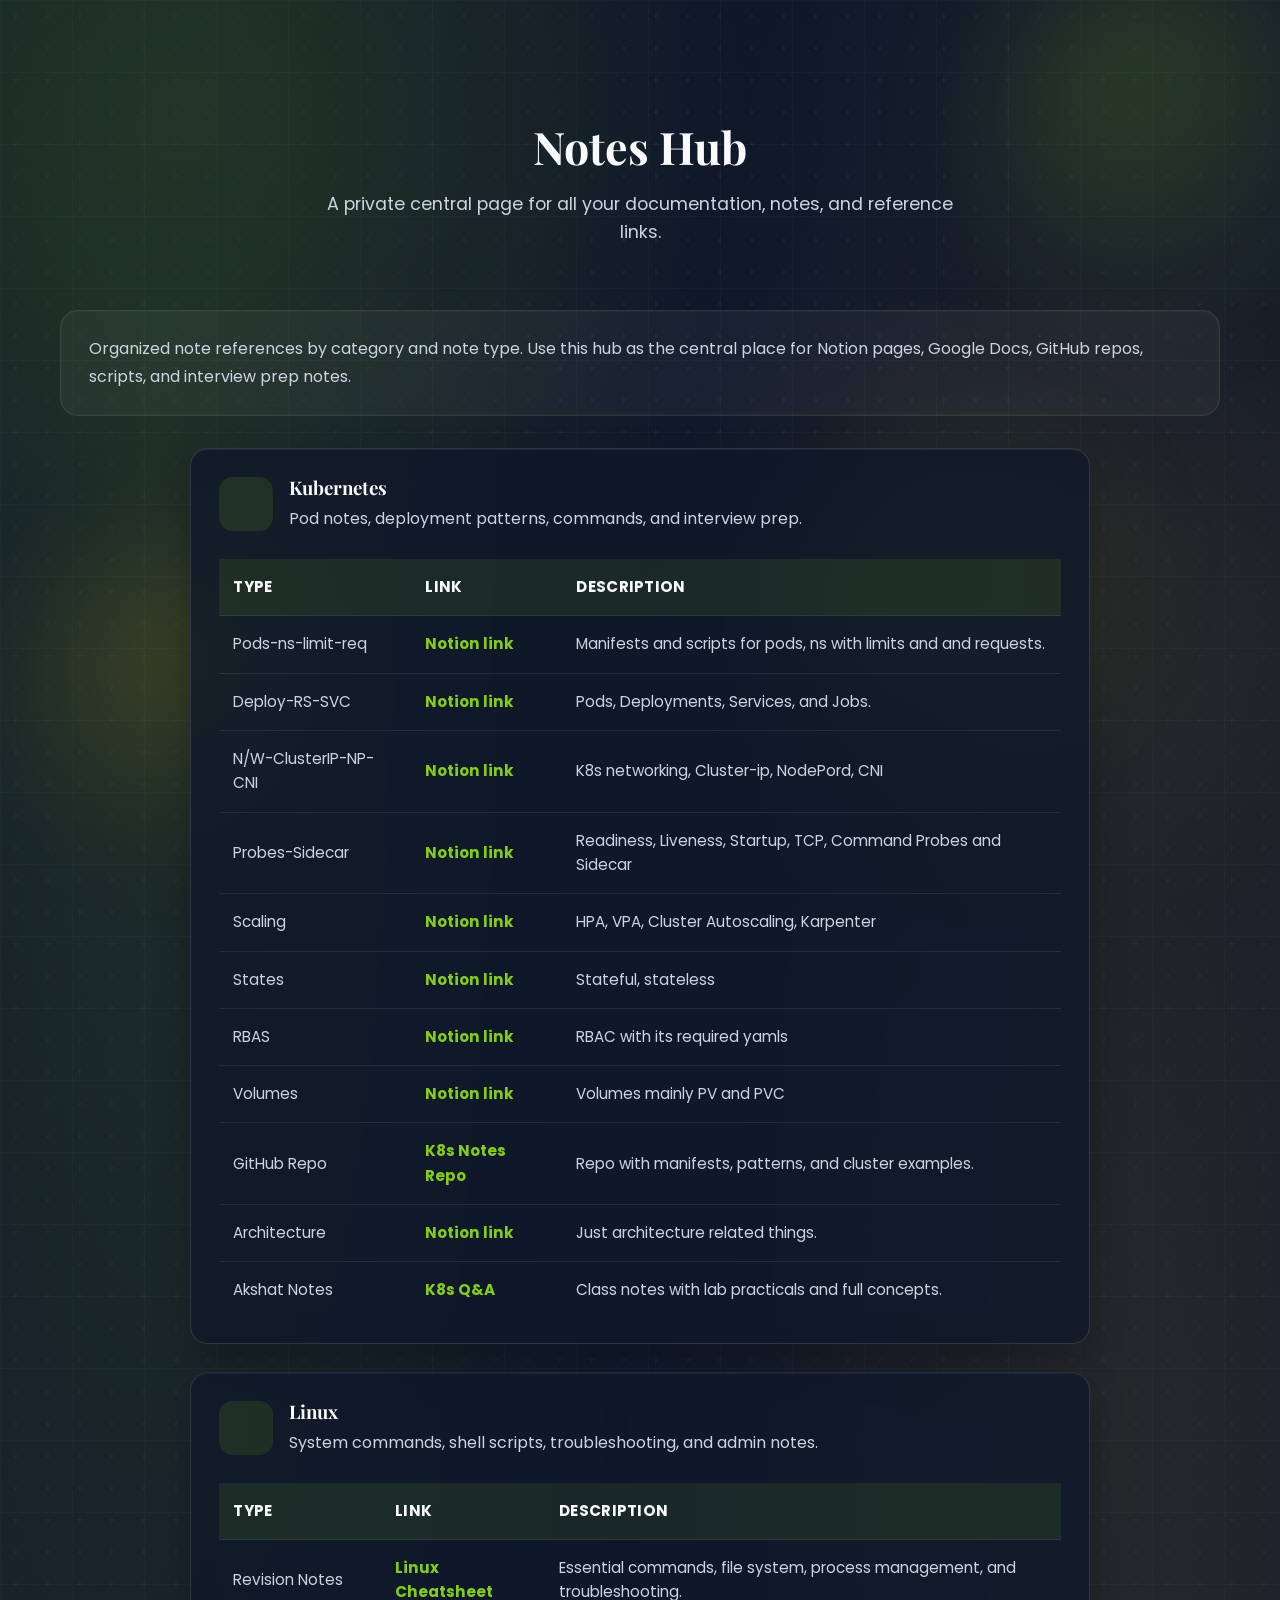
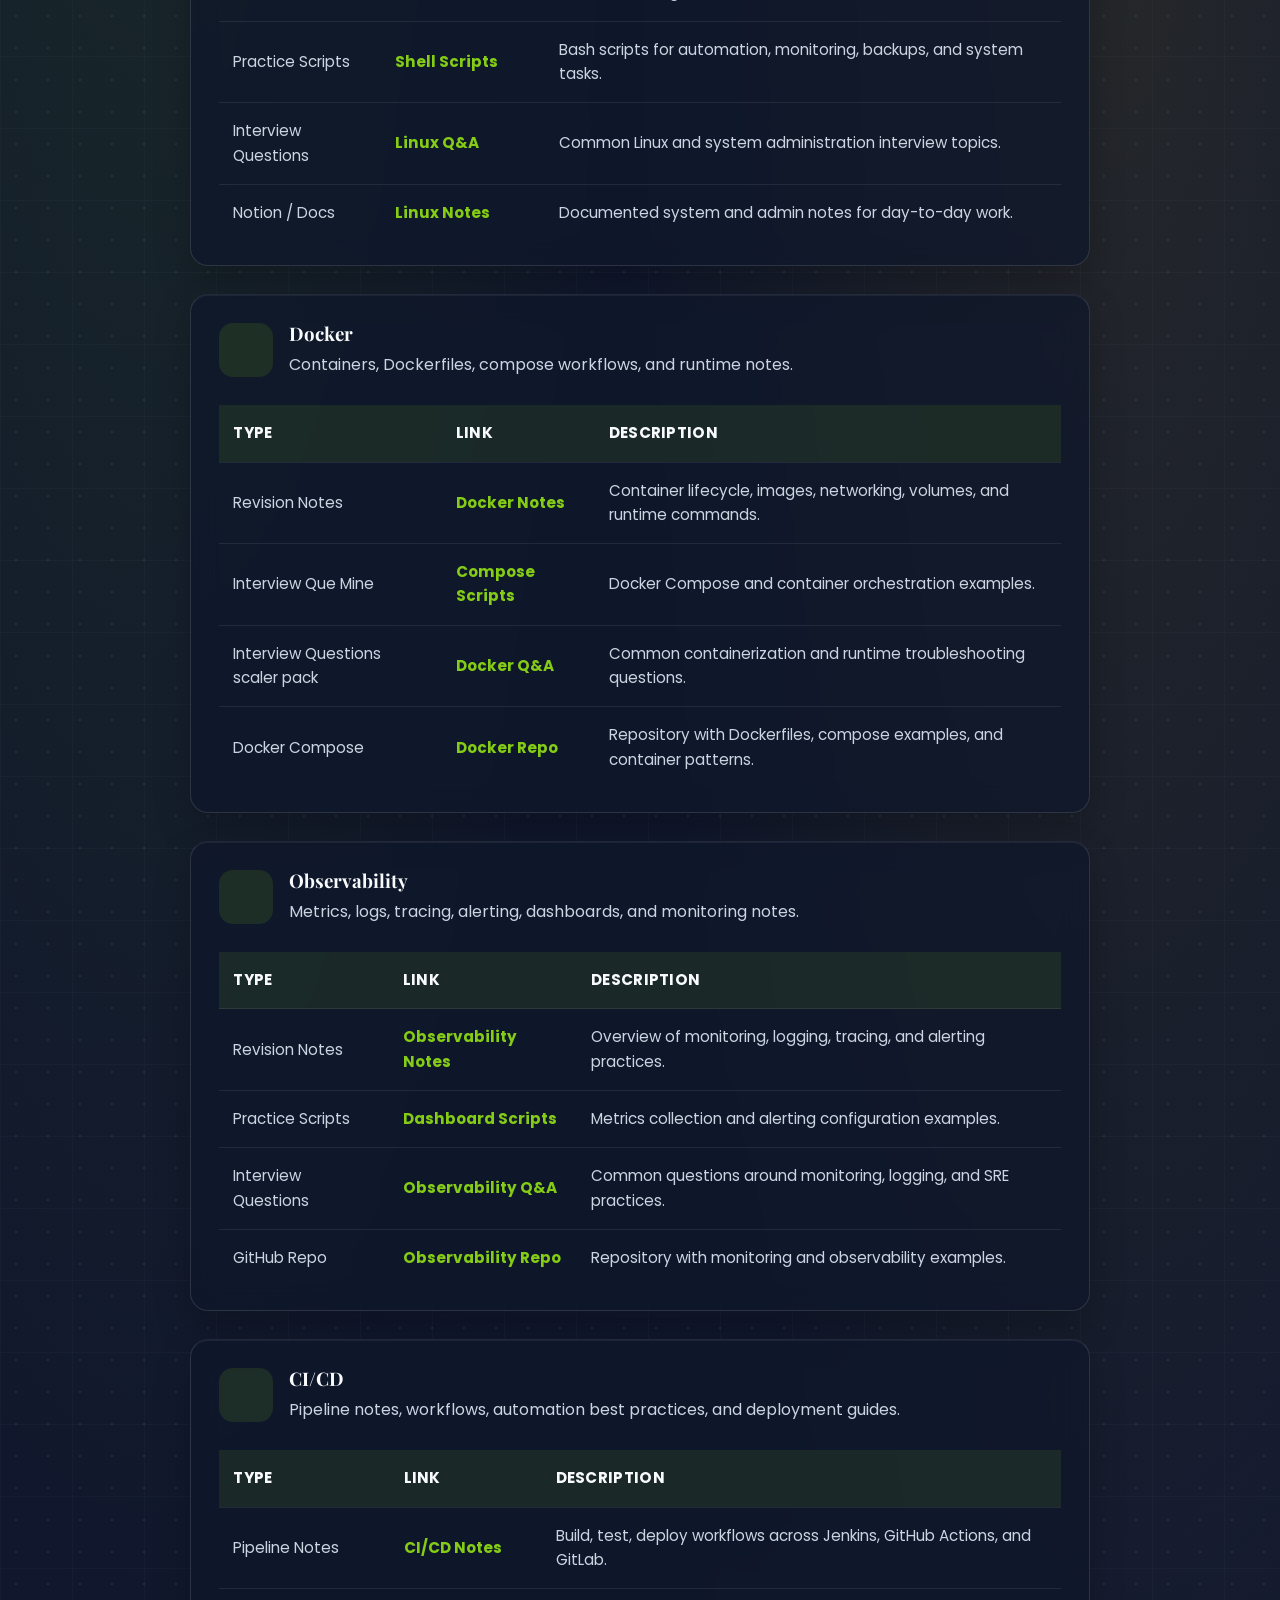
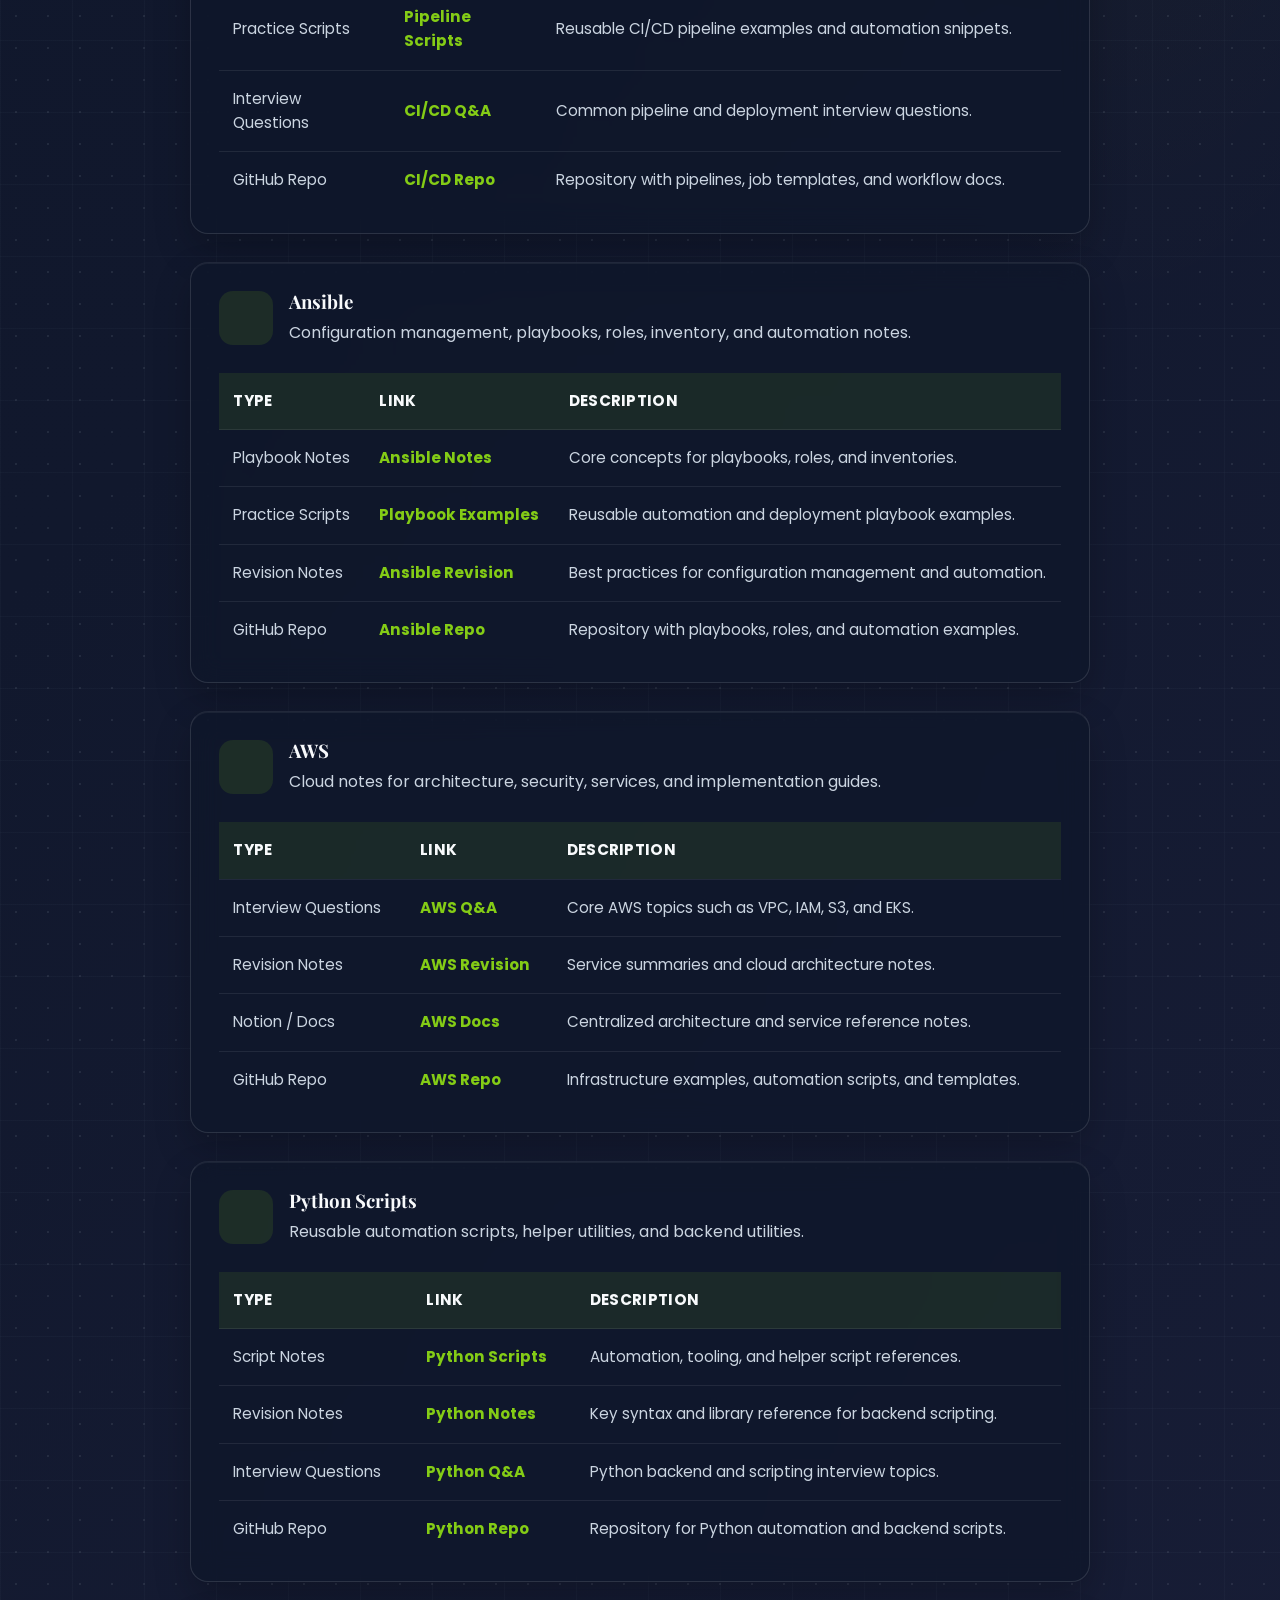
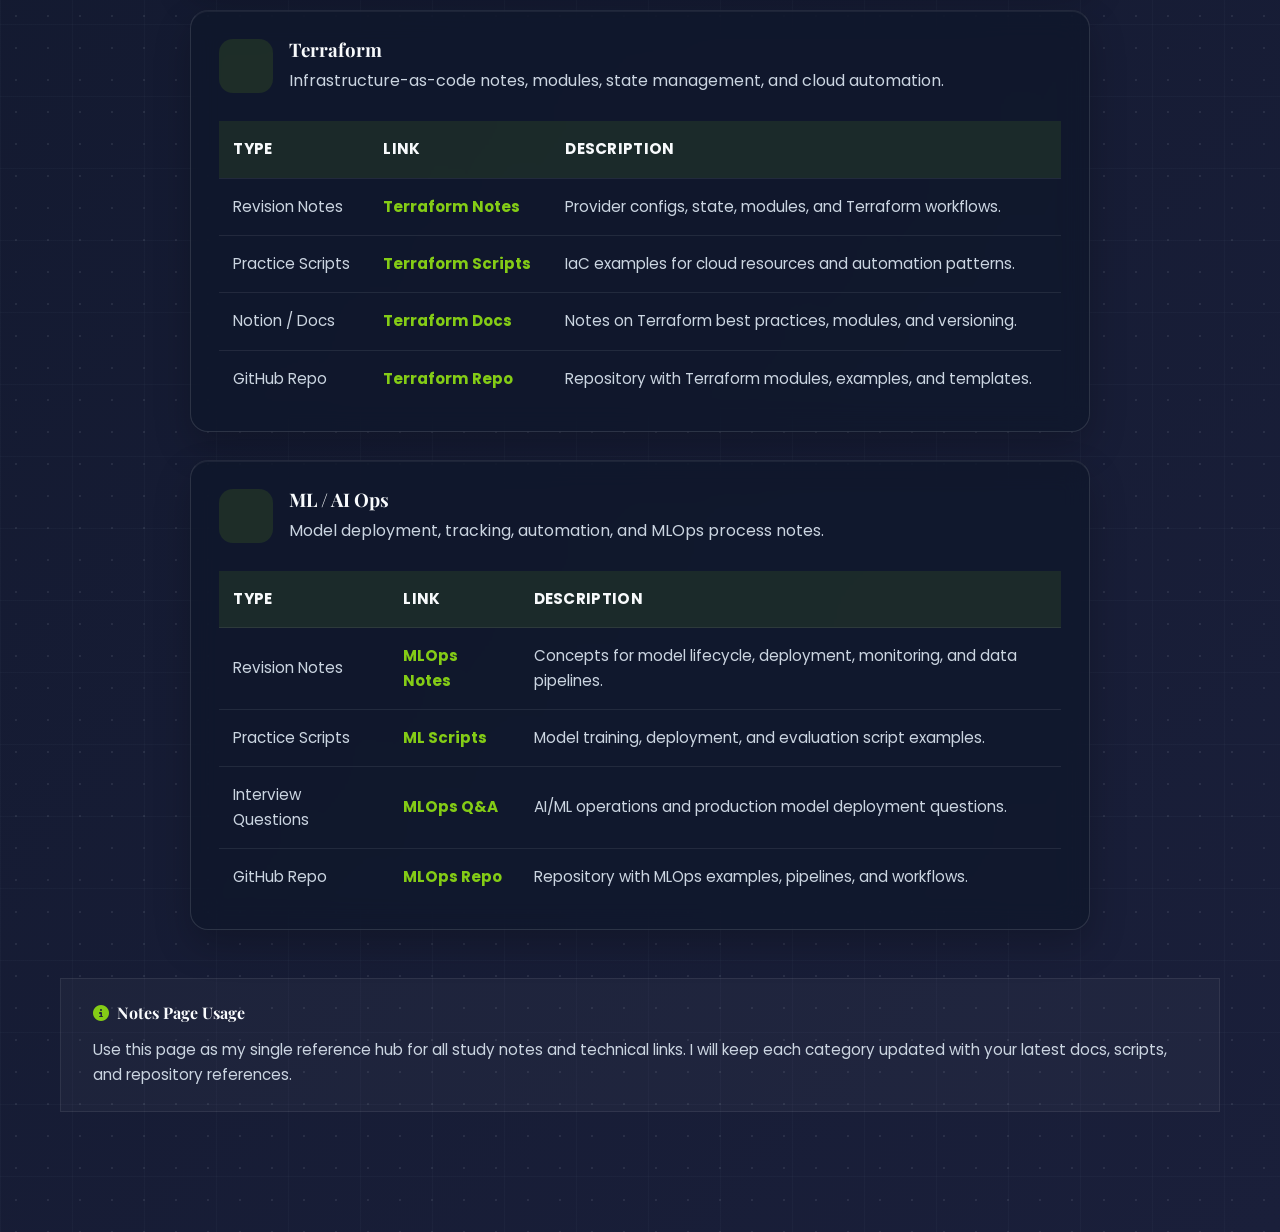
<file: notes/index.html>
<!DOCTYPE html>
<html lang="en">
<head>
    <meta charset="UTF-8">
    <meta name="viewport" content="width=device-width, initial-scale=1.0">
    <title>Notes Hub | Aditya Bhadauriya</title>
    <link rel="icon" type="image/png" href="../icon.png">
    <link rel="stylesheet" href="../styles.css">
    <link rel="stylesheet" href="https://cdnjs.cloudflare.com/ajax/libs/font-awesome/6.4.0/css/all.min.css">
    <link href="https://fonts.googleapis.com/css2?family=Poppins:wght@300;400;500;600;700;800&family=Playfair+Display:wght@700;800&display=swap" rel="stylesheet">
</head>
<body class="notes-page">
    <div class="animated-bg">
        <div class="blob blob-1"></div>
        <div class="blob blob-2"></div>
        <div class="blob blob-3"></div>
    </div>

    <section class="section notes-section">
        <div class="container">
            <div class="section-header">
                <h2>Notes Hub</h2>
                <p>A private central page for all your documentation, notes, and reference links.</p>
            </div>

            <div class="notes-summary-card">
                <p>Organized note references by category and note type. Use this hub as the central place for Notion pages, Google Docs, GitHub repos, scripts, and interview prep notes.</p>
            </div>

            <div class="notes-grid">
                <section class="notes-category">
                    <div class="notes-category-header">
                        <div class="skill-icon"><i class="fas fa-network-wired"></i></div>
                        <div>
                            <h3>Kubernetes</h3>
                            <p>Pod notes, deployment patterns, commands, and interview prep.</p>
                        </div>
                    </div>
                    <div class="notes-table-wrapper">
                        <table class="notes-table">
                            <thead>
                                <tr>
                                    <th>Type</th>
                                    <th>Link</th>
                                    <th>Description</th>
                                </tr>
                            </thead>
                            <tbody>
                                <tr>
                                    <td>Pods-ns-limit-req</td>
                                    <td><a href="#" target="https://app.notion.com/p/2-pods-ns-limit-req-384b5df6bb2e809f8d8fe1986945d8aa?source=copy_link" rel="noopener noreferrer">Notion link</a></td>
                                    <td>Manifests and scripts for pods, ns with limits and and requests.</td>
                                </tr>

                                <tr>
                                    <td>Deploy-RS-SVC</td>
                                    <td><a href="#" target="https://app.notion.com/p/5-deploy-rs-service-385b5df6bb2e8017a691f8cc406b8a3c?v=b7db5df6bb2e8241b67b08e065d41d25&source=copy_link" rel="noopener noreferrer">Notion link</a></td>
                                    <td>Pods, Deployments, Services, and Jobs.</td>
                                </tr>
                                <tr>
                                    <td>N/W-ClusterIP-NP-CNI</td>
                                    <td><a href="#" target="https://app.notion.com/p/4-n-w-clusterip-np-cni-386b5df6bb2e803bbb2ce4d011e04503?source=copy_link" rel="noopener noreferrer">Notion link</a></td>
                                    <td>K8s networking, Cluster-ip, NodePord, CNI</td>
                                </tr>
                                <tr>
                                    <td>Probes-Sidecar</td>
                                    <td><a href="#" target="https://app.notion.com/p/5-probes-sidecar-388b5df6bb2e800da6a1ee409afec185?v=b7db5df6bb2e8241b67b08e065d41d25&source=copy_link" rel="noopener noreferrer">Notion link</a></td>
                                    <td>Readiness, Liveness, Startup, TCP, Command Probes and Sidecar</td>
                                </tr>
                                <tr>
                                    <td>Scaling</td>
                                    <td><a href="#" target="https://app.notion.com/p/6-scaling-hpa-vpa-389b5df6bb2e8095a377feabf22394c3?v=b7db5df6bb2e8241b67b08e065d41d25&source=copy_link" rel="noopener noreferrer">Notion link</a></td>
                                    <td>HPA, VPA, Cluster Autoscaling, Karpenter</td>
                                </tr>
                                <tr>
                                    <td>States</td>
                                    <td><a href="#" target="https://app.notion.com/p/7-stateful-stateless-389b5df6bb2e80279537d4674b749a59?v=b7db5df6bb2e8241b67b08e065d41d25&source=copy_link" rel="noopener noreferrer">Notion link</a></td>
                                    <td>Stateful, stateless</td>
                                </tr>
                                <tr>
                                    <td>RBAS</td>
                                    <td><a href="#" target="https://app.notion.com/p/8-rbac-389b5df6bb2e80bc8517c72b4a079669?v=b7db5df6bb2e8241b67b08e065d41d25&source=copy_link" rel="noopener noreferrer">Notion link</a></td>
                                    <td>RBAC with its required yamls</td>
                                </tr>
                                <tr>
                                    <td>Volumes</td>
                                    <td><a href="#" target="https://app.notion.com/p/9-pv-pvc-38bb5df6bb2e8067b3fef39ba1371c3d?v=b7db5df6bb2e8241b67b08e065d41d25&source=copy_link" rel="noopener noreferrer">Notion link</a></td>
                                    <td>Volumes mainly PV and PVC</td>
                                </tr>
                                <tr>
                                    <td>GitHub Repo</td>
                                    <td><a href="#" target="_blank" rel="noopener noreferrer">K8s Notes Repo</a></td>
                                    <td>Repo with manifests, patterns, and cluster examples.</td>
                                </tr>
                                <tr>
                                    <td>Architecture</td>
                                    <td><a href="#" target="https://app.notion.com/p/2-Architecture-d67b5df6bb2e837eb815812c89906d41?v=b7db5df6bb2e8241b67b08e065d41d25&source=copy_link" rel="noopener noreferrer">Notion link</a></td>
                                    <td>Just architecture related things.</td>
                                </tr>
                                <tr>
                                    <td>Akshat Notes</td>
                                    <td><a href="#" target="https://github.com/MP-30/akshat_kubernetes" rel="noopener noreferrer">K8s Q&A</a></td>
                                    <td>Class notes with lab practicals and full concepts.</td>
                                </tr>
                            </tbody>
                        </table>
                    </div>
                </section>

                <section class="notes-category">
                    <div class="notes-category-header">
                        <div class="skill-icon"><i class="fab fa-linux"></i></div>
                        <div>
                            <h3>Linux</h3>
                            <p>System commands, shell scripts, troubleshooting, and admin notes.</p>
                        </div>
                    </div>
                    <div class="notes-table-wrapper">
                        <table class="notes-table">
                            <thead>
                                <tr>
                                    <th>Type</th>
                                    <th>Link</th>
                                    <th>Description</th>
                                </tr>
                            </thead>
                            <tbody>
                                <tr>
                                    <td>Revision Notes</td>
                                    <td><a href="#" target="_blank" rel="noopener noreferrer">Linux Cheatsheet</a></td>
                                    <td>Essential commands, file system, process management, and troubleshooting.</td>
                                </tr>
                                <tr>
                                    <td>Practice Scripts</td>
                                    <td><a href="#" target="_blank" rel="noopener noreferrer">Shell Scripts</a></td>
                                    <td>Bash scripts for automation, monitoring, backups, and system tasks.</td>
                                </tr>
                                <tr>
                                    <td>Interview Questions</td>
                                    <td><a href="#" target="_blank" rel="noopener noreferrer">Linux Q&A</a></td>
                                    <td>Common Linux and system administration interview topics.</td>
                                </tr>
                                <tr>
                                    <td>Notion / Docs</td>
                                    <td><a href="#" target="_blank" rel="noopener noreferrer">Linux Notes</a></td>
                                    <td>Documented system and admin notes for day-to-day work.</td>
                                </tr>
                            </tbody>
                        </table>
                    </div>
                </section>

                <section class="notes-category">
                    <div class="notes-category-header">
                        <div class="skill-icon"><i class="fab fa-docker"></i></div>
                        <div>
                            <h3>Docker</h3>
                            <p>Containers, Dockerfiles, compose workflows, and runtime notes.</p>
                        </div>
                    </div>
                    <div class="notes-table-wrapper">
                        <table class="notes-table">
                            <thead>
                                <tr>
                                    <th>Type</th>
                                    <th>Link</th>
                                    <th>Description</th>
                                </tr>
                            </thead>
                            <tbody>
                                <tr>
                                    <td>Revision Notes</td>
                                    <td><a href="#" target="https://app.notion.com/p/Docker-Notes-0cfb5df6bb2e837a860401f82607e83d?source=copy_link" rel="noopener noreferrer">Docker Notes</a></td>
                                    <td>Container lifecycle, images, networking, volumes, and runtime commands.</td>
                                </tr>
                                <tr>
                                    <td>Interview Que Mine</td>
                                    <td><a href="#" target="https://app.notion.com/p/Interview-Questions-Docker-91db5df6bb2e8309a145817c6d286e63?source=copy_link" rel="noopener noreferrer">Compose Scripts</a></td>
                                    <td>Docker Compose and container orchestration examples.</td>
                                </tr>
                                <tr>
                                    <td>Interview Questions scaler pack</td>
                                    <td><a href="#" target="https://app.notion.com/p/Interview-Questions-394b5df6bb2e80219562f896d6ae1080?source=copy_link" rel="noopener noreferrer">Docker Q&A</a></td>
                                    <td>Common containerization and runtime troubleshooting questions.</td>
                                </tr>
                                <tr>
                                    <td>Docker Compose</td>
                                    <td><a href="#" target="https://app.notion.com/p/Docker-Compose-398b5df6bb2e80c3a37fc7c4392a5914?source=copy_link" rel="noopener noreferrer">Docker Repo</a></td>
                                    <td>Repository with Dockerfiles, compose examples, and container patterns.</td>
                                </tr>
                            </tbody>
                        </table>
                    </div>
                </section>

                <section class="notes-category">
                    <div class="notes-category-header">
                        <div class="skill-icon"><i class="fas fa-chart-line"></i></div>
                        <div>
                            <h3>Observability</h3>
                            <p>Metrics, logs, tracing, alerting, dashboards, and monitoring notes.</p>
                        </div>
                    </div>
                    <div class="notes-table-wrapper">
                        <table class="notes-table">
                            <thead>
                                <tr>
                                    <th>Type</th>
                                    <th>Link</th>
                                    <th>Description</th>
                                </tr>
                            </thead>
                            <tbody>
                                <tr>
                                    <td>Revision Notes</td>
                                    <td><a href="#" target="_blank" rel="noopener noreferrer">Observability Notes</a></td>
                                    <td>Overview of monitoring, logging, tracing, and alerting practices.</td>
                                </tr>
                                <tr>
                                    <td>Practice Scripts</td>
                                    <td><a href="#" target="_blank" rel="noopener noreferrer">Dashboard Scripts</a></td>
                                    <td>Metrics collection and alerting configuration examples.</td>
                                </tr>
                                <tr>
                                    <td>Interview Questions</td>
                                    <td><a href="#" target="_blank" rel="noopener noreferrer">Observability Q&A</a></td>
                                    <td>Common questions around monitoring, logging, and SRE practices.</td>
                                </tr>
                                <tr>
                                    <td>GitHub Repo</td>
                                    <td><a href="#" target="_blank" rel="noopener noreferrer">Observability Repo</a></td>
                                    <td>Repository with monitoring and observability examples.</td>
                                </tr>
                            </tbody>
                        </table>
                    </div>
                </section>

                <section class="notes-category">
                    <div class="notes-category-header">
                        <div class="skill-icon"><i class="fas fa-cogs"></i></div>
                        <div>
                            <h3>CI/CD</h3>
                            <p>Pipeline notes, workflows, automation best practices, and deployment guides.</p>
                        </div>
                    </div>
                    <div class="notes-table-wrapper">
                        <table class="notes-table">
                            <thead>
                                <tr>
                                    <th>Type</th>
                                    <th>Link</th>
                                    <th>Description</th>
                                </tr>
                            </thead>
                            <tbody>
                                <tr>
                                    <td>Pipeline Notes</td>
                                    <td><a href="#" target="_blank" rel="noopener noreferrer">CI/CD Notes</a></td>
                                    <td>Build, test, deploy workflows across Jenkins, GitHub Actions, and GitLab.</td>
                                </tr>
                                <tr>
                                    <td>Practice Scripts</td>
                                    <td><a href="#" target="_blank" rel="noopener noreferrer">Pipeline Scripts</a></td>
                                    <td>Reusable CI/CD pipeline examples and automation snippets.</td>
                                </tr>
                                <tr>
                                    <td>Interview Questions</td>
                                    <td><a href="#" target="_blank" rel="noopener noreferrer">CI/CD Q&A</a></td>
                                    <td>Common pipeline and deployment interview questions.</td>
                                </tr>
                                <tr>
                                    <td>GitHub Repo</td>
                                    <td><a href="#" target="_blank" rel="noopener noreferrer">CI/CD Repo</a></td>
                                    <td>Repository with pipelines, job templates, and workflow docs.</td>
                                </tr>
                            </tbody>
                        </table>
                    </div>
                </section>

                <section class="notes-category">
                    <div class="notes-category-header">
                        <div class="skill-icon"><i class="fas fa-server"></i></div>
                        <div>
                            <h3>Ansible</h3>
                            <p>Configuration management, playbooks, roles, inventory, and automation notes.</p>
                        </div>
                    </div>
                    <div class="notes-table-wrapper">
                        <table class="notes-table">
                            <thead>
                                <tr>
                                    <th>Type</th>
                                    <th>Link</th>
                                    <th>Description</th>
                                </tr>
                            </thead>
                            <tbody>
                                <tr>
                                    <td>Playbook Notes</td>
                                    <td><a href="#" target="_blank" rel="noopener noreferrer">Ansible Notes</a></td>
                                    <td>Core concepts for playbooks, roles, and inventories.</td>
                                </tr>
                                <tr>
                                    <td>Practice Scripts</td>
                                    <td><a href="#" target="_blank" rel="noopener noreferrer">Playbook Examples</a></td>
                                    <td>Reusable automation and deployment playbook examples.</td>
                                </tr>
                                <tr>
                                    <td>Revision Notes</td>
                                    <td><a href="#" target="_blank" rel="noopener noreferrer">Ansible Revision</a></td>
                                    <td>Best practices for configuration management and automation.</td>
                                </tr>
                                <tr>
                                    <td>GitHub Repo</td>
                                    <td><a href="#" target="_blank" rel="noopener noreferrer">Ansible Repo</a></td>
                                    <td>Repository with playbooks, roles, and automation examples.</td>
                                </tr>
                            </tbody>
                        </table>
                    </div>
                </section>

                <section class="notes-category">
                    <div class="notes-category-header">
                        <div class="skill-icon"><i class="fab fa-aws"></i></div>
                        <div>
                            <h3>AWS</h3>
                            <p>Cloud notes for architecture, security, services, and implementation guides.</p>
                        </div>
                    </div>
                    <div class="notes-table-wrapper">
                        <table class="notes-table">
                            <thead>
                                <tr>
                                    <th>Type</th>
                                    <th>Link</th>
                                    <th>Description</th>
                                </tr>
                            </thead>
                            <tbody>
                                <tr>
                                    <td>Interview Questions</td>
                                    <td><a href="#" target="_blank" rel="noopener noreferrer">AWS Q&A</a></td>
                                    <td>Core AWS topics such as VPC, IAM, S3, and EKS.</td>
                                </tr>
                                <tr>
                                    <td>Revision Notes</td>
                                    <td><a href="#" target="_blank" rel="noopener noreferrer">AWS Revision</a></td>
                                    <td>Service summaries and cloud architecture notes.</td>
                                </tr>
                                <tr>
                                    <td>Notion / Docs</td>
                                    <td><a href="#" target="_blank" rel="noopener noreferrer">AWS Docs</a></td>
                                    <td>Centralized architecture and service reference notes.</td>
                                </tr>
                                <tr>
                                    <td>GitHub Repo</td>
                                    <td><a href="#" target="_blank" rel="noopener noreferrer">AWS Repo</a></td>
                                    <td>Infrastructure examples, automation scripts, and templates.</td>
                                </tr>
                            </tbody>
                        </table>
                    </div>
                </section>

                <section class="notes-category">
                    <div class="notes-category-header">
                        <div class="skill-icon"><i class="fab fa-python"></i></div>
                        <div>
                            <h3>Python Scripts</h3>
                            <p>Reusable automation scripts, helper utilities, and backend utilities.</p>
                        </div>
                    </div>
                    <div class="notes-table-wrapper">
                        <table class="notes-table">
                            <thead>
                                <tr>
                                    <th>Type</th>
                                    <th>Link</th>
                                    <th>Description</th>
                                </tr>
                            </thead>
                            <tbody>
                                <tr>
                                    <td>Script Notes</td>
                                    <td><a href="#" target="_blank" rel="noopener noreferrer">Python Scripts</a></td>
                                    <td>Automation, tooling, and helper script references.</td>
                                </tr>
                                <tr>
                                    <td>Revision Notes</td>
                                    <td><a href="#" target="_blank" rel="noopener noreferrer">Python Notes</a></td>
                                    <td>Key syntax and library reference for backend scripting.</td>
                                </tr>
                                <tr>
                                    <td>Interview Questions</td>
                                    <td><a href="#" target="_blank" rel="noopener noreferrer">Python Q&A</a></td>
                                    <td>Python backend and scripting interview topics.</td>
                                </tr>
                                <tr>
                                    <td>GitHub Repo</td>
                                    <td><a href="#" target="_blank" rel="noopener noreferrer">Python Repo</a></td>
                                    <td>Repository for Python automation and backend scripts.</td>
                                </tr>
                            </tbody>
                        </table>
                    </div>
                </section>

                <section class="notes-category">
                    <div class="notes-category-header">
                        <div class="skill-icon"><i class="fas fa-layer-group"></i></div>
                        <div>
                            <h3>Terraform</h3>
                            <p>Infrastructure-as-code notes, modules, state management, and cloud automation.</p>
                        </div>
                    </div>
                    <div class="notes-table-wrapper">
                        <table class="notes-table">
                            <thead>
                                <tr>
                                    <th>Type</th>
                                    <th>Link</th>
                                    <th>Description</th>
                                </tr>
                            </thead>
                            <tbody>
                                <tr>
                                    <td>Revision Notes</td>
                                    <td><a href="#" target="_blank" rel="noopener noreferrer">Terraform Notes</a></td>
                                    <td>Provider configs, state, modules, and Terraform workflows.</td>
                                </tr>
                                <tr>
                                    <td>Practice Scripts</td>
                                    <td><a href="#" target="_blank" rel="noopener noreferrer">Terraform Scripts</a></td>
                                    <td>IaC examples for cloud resources and automation patterns.</td>
                                </tr>
                                <tr>
                                    <td>Notion / Docs</td>
                                    <td><a href="#" target="_blank" rel="noopener noreferrer">Terraform Docs</a></td>
                                    <td>Notes on Terraform best practices, modules, and versioning.</td>
                                </tr>
                                <tr>
                                    <td>GitHub Repo</td>
                                    <td><a href="#" target="_blank" rel="noopener noreferrer">Terraform Repo</a></td>
                                    <td>Repository with Terraform modules, examples, and templates.</td>
                                </tr>
                            </tbody>
                        </table>
                    </div>
                </section>

                <section class="notes-category">
                    <div class="notes-category-header">
                        <div class="skill-icon"><i class="fas fa-robot"></i></div>
                        <div>
                            <h3>ML / AI Ops</h3>
                            <p>Model deployment, tracking, automation, and MLOps process notes.</p>
                        </div>
                    </div>
                    <div class="notes-table-wrapper">
                        <table class="notes-table">
                            <thead>
                                <tr>
                                    <th>Type</th>
                                    <th>Link</th>
                                    <th>Description</th>
                                </tr>
                            </thead>
                            <tbody>
                                <tr>
                                    <td>Revision Notes</td>
                                    <td><a href="#" target="_blank" rel="noopener noreferrer">MLOps Notes</a></td>
                                    <td>Concepts for model lifecycle, deployment, monitoring, and data pipelines.</td>
                                </tr>
                                <tr>
                                    <td>Practice Scripts</td>
                                    <td><a href="#" target="_blank" rel="noopener noreferrer">ML Scripts</a></td>
                                    <td>Model training, deployment, and evaluation script examples.</td>
                                </tr>
                                <tr>
                                    <td>Interview Questions</td>
                                    <td><a href="#" target="_blank" rel="noopener noreferrer">MLOps Q&A</a></td>
                                    <td>AI/ML operations and production model deployment questions.</td>
                                </tr>
                                <tr>
                                    <td>GitHub Repo</td>
                                    <td><a href="#" target="_blank" rel="noopener noreferrer">MLOps Repo</a></td>
                                    <td>Repository with MLOps examples, pipelines, and workflows.</td>
                                </tr>
                            </tbody>
                        </table>
                    </div>
                </section>
            </div>

            <div class="project-section" style="margin-top: 3rem; border: 1px solid rgba(255, 255, 255, 0.08); background: rgba(255, 255, 255, 0.03);">
                <h4><i class="fas fa-info-circle"></i> Notes Page Usage</h4>
                <p class="project-architecture">Use this page as my single reference hub for all study notes and technical links. I will keep each category updated with your latest docs, scripts, and repository references.</p>
            </div>
        </div>
    </section>
</body>
</html>
</file>
<file: styles.css>
/* ===== ROOT VARIABLES ===== */
:root {
    --primary-color: #84cc16;
    --secondary-color: #facc15;
    --accent-color: #84cc16;
    --dark-bg: #0f172a;
    --light-bg: #1e293b;
    --text-primary: #f8fafc;
    --text-secondary: #cbd5e1;
    --text-light: #94a3b8;
    --border-color: #334155;
    --success-color: #84cc16;
    --card-bg: #1e293b;
    --accent-rgb: 132, 204, 22;
    --secondary-rgb: 250, 204, 21;
    --glass-bg: rgba(30, 41, 59, 0.68);
    --glass-border: rgba(255, 255, 255, 0.12);
    --transition: all 0.3s cubic-bezier(0.4, 0, 0.2, 1);
    --shadow-sm: 0 1px 2px 0 rgba(0, 0, 0, 0.05);
    --shadow-md: 0 4px 6px -1px rgba(0, 0, 0, 0.1);
    --shadow-lg: 0 10px 15px -3px rgba(0, 0, 0, 0.1);
    --shadow-xl: 0 20px 25px -5px rgba(0, 0, 0, 0.1);
    --shadow-2xl: 0 25px 50px -12px rgba(0, 0, 0, 0.15);
}

/* ===== GLOBAL STYLES ===== */
* {
    margin: 0;
    padding: 0;
    box-sizing: border-box;
}

html {
    scroll-behavior: smooth;
}

.skip-link {
    position: fixed;
    top: 1rem;
    left: 1rem;
    z-index: 1100;
    transform: translateY(-160%);
    padding: 0.75rem 1rem;
    border-radius: 8px;
    background: var(--primary-color);
    color: #0f172a;
    font-weight: 600;
    text-decoration: none;
}

.skip-link:focus {
    transform: translateY(0);
}

body {
    font-family: 'Poppins', -apple-system, BlinkMacSystemFont, 'Segoe UI', sans-serif;
    color: var(--text-primary);
    background:
        radial-gradient(ellipse at 12% 8%, rgba(var(--accent-rgb), 0.12), transparent 34rem),
        radial-gradient(ellipse at 88% 24%, rgba(var(--secondary-rgb), 0.09), transparent 32rem),
        radial-gradient(rgba(203, 213, 225, 0.1) 0.7px, transparent 0.8px),
        linear-gradient(rgba(148, 163, 184, 0.04) 1px, transparent 1px),
        linear-gradient(90deg, rgba(148, 163, 184, 0.04) 1px, transparent 1px),
        linear-gradient(135deg, #0f172a 0%, #11182d 52%, #1a1f3a 100%);
    background-size: auto, auto, 32px 32px, 72px 72px, 72px 72px, auto;
    line-height: 1.6;
    overflow-x: hidden;
}

/* ===== ANIMATED BACKGROUND ===== */
.animated-bg {
    position: fixed;
    top: 0;
    left: 0;
    width: 100%;
    height: 100%;
    background:
        radial-gradient(ellipse at 16% 12%, rgba(var(--accent-rgb), 0.07), transparent 42%),
        radial-gradient(ellipse at 82% 68%, rgba(var(--secondary-rgb), 0.045), transparent 40%);
    z-index: -1;
    pointer-events: none;
}

.blob {
    position: absolute;
    border-radius: 50%;
    background: radial-gradient(circle at 30% 30%, rgba(var(--accent-rgb), 0.22), transparent 72%);
    filter: blur(64px);
    animation: float 8s ease-in-out infinite;
}

.blob-1 {
    width: 380px;
    height: 380px;
    top: -50px;
    right: -100px;
    animation-delay: 0s;
}

.blob-2 {
    width: 300px;
    height: 300px;
    bottom: 50px;
    left: 50px;
    background: radial-gradient(circle at 30% 30%, rgba(var(--secondary-rgb), 0.18), transparent 72%);
    animation-delay: 2s;
}

.blob-3 {
    width: 340px;
    height: 340px;
    top: 50%;
    right: 10%;
    background: radial-gradient(circle at 30% 30%, rgba(var(--accent-rgb), 0.14), transparent 72%);
    animation-delay: 4s;
}

@keyframes float {
    0%, 100% { transform: translate(0, 0) rotate(0deg); }
    33% { transform: translate(30px, -50px) rotate(120deg); }
    66% { transform: translate(-20px, 20px) rotate(240deg); }
}

@media (prefers-reduced-motion: reduce) {
    .blob,
    .badge-dot {
        animation: none;
    }

    html {
        scroll-behavior: auto;
    }

    *,
    *::before,
    *::after {
        transition-duration: 0.01ms !important;
    }
}

.stars {
    position: fixed;
    width: 100%;
    height: 100%;
    top: 0;
    left: 0;
    z-index: -2;
    pointer-events: none;
}

/* ===== CONTAINER ===== */
.container {
    max-width: 1200px;
    margin: 0 auto;
    padding: 0 20px;
}

/* ===== TYPOGRAPHY ===== */
h1, h2, h3, h4, h5, h6 {
    font-family: 'Playfair Display', serif;
    font-weight: 700;
    line-height: 1.2;
}

h2 {
    font-size: 3rem;
    color: var(--text-primary);
}

p {
    color: var(--text-secondary);
}

.gradient-text {
    color: var(--primary-color);
    background: linear-gradient(135deg, var(--primary-color), var(--secondary-color));
    -webkit-background-clip: text;
    background-clip: text;
    -webkit-text-fill-color: transparent;
}

/* ===== NAVIGATION ===== */
.navbar {
    background: rgba(15, 23, 42, 0.8);
    backdrop-filter: blur(10px);
    -webkit-backdrop-filter: blur(10px);
    box-shadow: 0 4px 12px rgba(0, 0, 0, 0.3);
    position: sticky;
    top: 0;
    z-index: 1000;
    border-bottom: 1px solid rgba(var(--accent-rgb), 0.2);
}

.navbar .container {
    display: flex;
    justify-content: space-between;
    align-items: center;
    padding: 1.2rem 20px;
}

.nav-brand {
    font-size: 1.5rem;
    font-weight: 700;
    display: flex;
    align-items: center;
    gap: 0.5rem;
    color: var(--primary-color);
}

.brand-icon {
    width: 35px;
    height: 35px;
    display: flex;
    align-items: center;
    justify-content: center;
    background: linear-gradient(135deg, var(--primary-color), var(--secondary-color));
    border-radius: 8px;
    color: #0f172a;
}
.nav-menu {
    display: flex;
    list-style: none;
    gap: 2.5rem;
}

.nav-menu a {
    text-decoration: none;
    color: var(--text-secondary);
    font-weight: 500;
    font-size: 0.95rem;
    transition: color var(--transition);
    position: relative;
}

.nav-menu a::after {
    content: '';
    position: absolute;
    bottom: -5px;
    left: 0;
    width: 0;
    height: 2px;
    background: var(--primary-color);
    transition: width var(--transition);
}

.nav-menu a:hover {
    color: var(--primary-color);
}

.nav-menu a.active {
    color: var(--primary-color);
}

.nav-menu a.active::after {
    width: 100%;
}

.nav-menu a:hover::after {
    width: 100%;
}

.nav-cta {
    color: var(--primary-color);
    font-weight: 600;
}

.hamburger {
    display: none;
    flex-direction: column;
    justify-content: center;
    gap: 5px;
    padding: 0.6rem;
    border: 0;
    border-radius: 6px;
    background: transparent;
    cursor: pointer;
}

.hamburger span {
    width: 25px;
    height: 3px;
    background: var(--text-primary);
    border-radius: 2px;
    transition: var(--transition);
}

.hamburger:focus-visible,
.nav-menu a:focus-visible,
.btn:focus-visible,
.project-link:focus-visible,
.meta-item:focus-visible,
.contact-link:focus-visible,
.social-link:focus-visible,
.project-details summary:focus-visible,
.skip-link:focus-visible {
    outline: 3px solid var(--primary-color);
    outline-offset: 3px;
}

/* ===== HERO SECTION ===== */
.hero {
    padding: 120px 20px 80px;
    position: relative;
    overflow: hidden;
}

.hero-container {
    display: grid;
    grid-template-columns: 1fr 1fr;
    gap: 4rem;
    align-items: center;
}

.hero-badge {
    display: inline-flex;
    align-items: center;
    gap: 0.5rem;
    background: rgba(var(--accent-rgb), 0.1);
    padding: 0.8rem 1.5rem;
    border-radius: 50px;
    border: 1px solid rgba(var(--accent-rgb), 0.3);
    font-size: 0.85rem;
    font-weight: 600;
    color: var(--primary-color);
    margin-bottom: 1.5rem;
}

.badge-dot {
    width: 8px;
    height: 8px;
    background: var(--success-color);
    border-radius: 50%;
    animation: pulse 2s ease-in-out infinite;
}

@keyframes pulse {
    0%, 100% { opacity: 1; }
    50% { opacity: 0.5; }
}

@keyframes fadeInUp {
    from {
        opacity: 0;
        transform: translateY(12px);
    }
    to {
        opacity: 1;
        transform: translateY(0);
    }
}

.hero-title {
    font-size: 3.5rem;
    line-height: 1.2;
    letter-spacing: -0.035em;
    margin-bottom: 1.5rem;
    color: var(--text-primary);
}

.hero-subtitle {
    font-size: 1.1rem;
    color: var(--text-secondary);
    margin-bottom: 2rem;
    line-height: 1.8;
    max-width: 58ch;
}

.hero-cta {
    display: flex;
    gap: 1.5rem;
    margin-bottom: 3rem;
    flex-wrap: wrap;
}

.btn {
    padding: 14px 28px;
    border: 2px solid transparent;
    border-radius: 8px;
    font-size: 1rem;
    font-weight: 600;
    cursor: pointer;
    text-decoration: none;
    transition: var(--transition);
    display: inline-flex;
    align-items: center;
    gap: 0.7rem;
    font-family: 'Poppins', sans-serif;
}

.btn-primary {
    background: linear-gradient(135deg, var(--primary-color), var(--secondary-color));
    color: #0f172a;
    box-shadow: 0 8px 16px rgba(var(--accent-rgb), 0.2);
}

.btn-primary:hover {
    transform: translateY(-3px);
    box-shadow: 0 12px 24px rgba(var(--accent-rgb), 0.3);
}

.btn-secondary {
    background: transparent;
    color: var(--primary-color);
    border: 2px solid var(--primary-color);
}

.btn-secondary:hover {
    background: rgba(var(--accent-rgb), 0.08);
    transform: translateY(-3px);
}

.hero-stats {
    display: grid;
    grid-template-columns: repeat(2, minmax(0, 1fr));
    gap: 2rem;
}

.stat {
    text-align: center;
}

.stat h3 {
    font-size: 2.5rem;
    color: var(--primary-color);
    margin-bottom: 0.5rem;
}

.stat p {
    font-size: 0.9rem;
    color: var(--text-secondary);
}

/* Hero Visual - Code Block */
.hero-visual {
    display: flex;
    align-items: center;
    justify-content: center;
}

.hero-code {
    background: linear-gradient(135deg, #1a1f3a, #2a2f4a);
    border-radius: 12px;
    padding: 1.5rem;
    border: 1px solid rgba(var(--accent-rgb), 0.2);
    box-shadow: 0 20px 50px rgba(var(--accent-rgb), 0.12);
    font-family: 'Monaco', 'Courier New', monospace;
    width: 100%;
    max-width: 350px;
}

.code-header {
    display: flex;
    gap: 0.5rem;
    margin-bottom: 1rem;
}

.code-dot {
    width: 12px;
    height: 12px;
    border-radius: 50%;
    background: rgba(255, 255, 255, 0.2);
}

.code-content {
    font-size: 0.85rem;
    line-height: 1.6;
    color: #e0e0e0;
}

.code-content p {
    color: #e0e0e0;
    margin: 0;
}

.code-keyword {
    color: var(--primary-color);
    font-weight: 600;
}

.code-class {
    color: var(--text-primary);
    font-weight: 600;
}

.code-string {
    color: var(--primary-color);
}

/* ===== SECTION STYLES ===== */
.section {
    padding: 100px 20px;
    position: relative;
    scroll-margin-top: 5rem;
}

.section-header {
    text-align: center;
    margin-bottom: 4rem;
}

.section-header h2 {
    font-size: 2.8rem;
    margin-bottom: 1rem;
}

.section-header p {
    font-size: 1.1rem;
    color: var(--text-secondary);
    max-width: 58ch;
    margin: 0 auto;
}

/* ===== ABOUT SECTION ===== */
.about {
    background: linear-gradient(135deg, rgba(var(--accent-rgb), 0.025), rgba(var(--accent-rgb), 0.01));
}

.about-grid {
    display: grid;
    grid-template-columns: 2fr 1fr;
    gap: 3rem;
    align-items: center;
}

.about-text {
    font-size: 1rem;
    line-height: 1.8;
    color: var(--text-secondary);
    margin-bottom: 1rem;
}

.about-text.lead {
    font-size: 1.15rem;
    font-weight: 500;
    color: var(--text-primary);
}

.about-highlights {
    display: grid;
    grid-template-columns: repeat(2, 1fr);
    gap: 1.5rem;
    margin-top: 2rem;
}

.highlight-item {
    display: flex;
    align-items: center;
    gap: 0.8rem;
    font-weight: 500;
    color: var(--text-primary);
}

.highlight-item i {
    color: var(--success-color);
    font-size: 1.2rem;
}

.about-card {
    background: var(--glass-bg);
    padding: 2.5rem;
    border-radius: 12px;
    color: white;
    text-align: center;
    box-shadow: var(--shadow-xl);
    border: 1px solid rgba(var(--accent-rgb), 0.25);
}

.card-icon {
    font-size: 3rem;
    margin-bottom: 1.5rem;
    color: var(--primary-color);
}

.about-card h3 {
    font-size: 1.5rem;
    margin-bottom: 1rem;
    color: white;
}

.about-card p {
    color: rgba(255, 255, 255, 0.9);
    line-height: 1.6;
}

/* ===== SKILLS SECTION ===== */
.skills {
    background: linear-gradient(135deg, rgba(15, 23, 42, 0.48), rgba(26, 31, 58, 0.34));
}

.notes-grid {
    display: grid;
    grid-template-columns: 1fr;
    gap: 1.75rem;
    max-width: 900px;
    margin: 0 auto;
}

.notes-category {
    background: rgba(15, 23, 42, 0.72);
    border-radius: 18px;
    border: 1px solid rgba(var(--accent-rgb), 0.16);
    overflow: hidden;
    box-shadow: 0 20px 40px rgba(0, 0, 0, 0.25);
}

.notes-category-header {
    display: flex;
    align-items: flex-start;
    gap: 1rem;
    padding: 1.75rem 1.75rem 0.75rem;
}

.notes-category-header .skill-icon {
    min-width: 54px;
    min-height: 54px;
    display: grid;
    place-items: center;
    border-radius: 14px;
    background: rgba(var(--accent-rgb), 0.12);
    color: var(--primary-color);
    font-size: 1.45rem;
}

.notes-category-header h3 {
    margin-bottom: 0.4rem;
    color: var(--text-primary);
}

.notes-category-header p {
    color: var(--text-secondary);
    margin: 0;
    line-height: 1.6;
}

.notes-table-wrapper {
    overflow-x: auto;
    padding: 0 1.75rem 1.5rem;
}

.notes-table {
    width: 100%;
    border-collapse: collapse;
    min-width: 100%;
    font-size: 0.95rem;
}

.notes-table thead {
    background: rgba(var(--accent-rgb), 0.10);
}

.notes-table th,
.notes-table td {
    padding: 1rem 0.9rem;
    text-align: left;
    border-bottom: 1px solid rgba(255, 255, 255, 0.08);
}

.notes-table th {
    color: var(--text-primary);
    font-weight: 700;
    text-transform: uppercase;
    letter-spacing: 0.02em;
}

.notes-table td {
    color: var(--text-secondary);
}

.notes-table tbody tr:hover {
    background: rgba(var(--accent-rgb), 0.05);
}

.notes-table a {
    color: var(--primary-color);
    text-decoration: none;
    font-weight: 700;
}

.notes-table a:hover {
    text-decoration: underline;
}

.notes-table tbody tr:last-child td {
    border-bottom: none;
}

.notes-category + .notes-category {
    border-top: 1px solid rgba(255, 255, 255, 0.08);
}

.notes-summary-card {
    background: rgba(255, 255, 255, 0.04);
    border: 1px solid rgba(255, 255, 255, 0.08);
    border-radius: 18px;
    padding: 1.5rem 1.75rem;
    margin-bottom: 2rem;
    box-shadow: inset 0 0 0 1px rgba(var(--accent-rgb), 0.05);
    color: var(--text-secondary);
    line-height: 1.75;
}

.notes-summary-card p {
    margin: 0;
}

.notes-section {
    padding-top: 120px;
    padding-bottom: 120px;
}

@media (max-width: 900px) {
    .notes-grid {
        grid-template-columns: 1fr;
    }

    .notes-category-header {
        flex-direction: column;
        align-items: stretch;
    }

    .notes-table th,
    .notes-table td {
        padding: 0.9rem 0.75rem;
    }
}


.skills-grid {
    display: grid;
    grid-template-columns: repeat(auto-fit, minmax(300px, 1fr));
    gap: 2rem;
}

.skill-card {
    background: var(--card-bg);
    padding: 2rem;
    border-radius: 12px;
    box-shadow: var(--shadow-md);
    border: 1px solid var(--border-color);
    transition: var(--transition);
    position: relative;
    overflow: hidden;
}

.skill-card::before {
    content: '';
    position: absolute;
    top: 0;
    left: 0;
    right: 0;
    height: 4px;
    background: linear-gradient(90deg, var(--primary-color), var(--secondary-color));
    transform: translateX(-100%);
    transition: transform var(--transition);
}

.skill-card:hover {
    transform: translateY(-4px);
    box-shadow: var(--shadow-lg);
    border-color: var(--primary-color);
    background: linear-gradient(135deg, rgba(var(--accent-rgb), 0.05), rgba(var(--accent-rgb), 0.05));
}

.skill-card:hover::before {
    transform: translateX(0);
}

.skill-icon {
    font-size: 2.5rem;
    background: linear-gradient(135deg, var(--primary-color), var(--secondary-color));
    -webkit-background-clip: text;
    -webkit-text-fill-color: transparent;
    background-clip: text;
    margin-bottom: 1rem;
}

.skill-card h3 {
    color: var(--text-primary);
    margin-bottom: 1.5rem;
    font-size: 1.2rem;
}

.skill-tags {
    display: flex;
    flex-wrap: wrap;
    gap: 0.7rem;
}

.skill-tag {
    background: linear-gradient(135deg, rgba(var(--accent-rgb), 0.1), rgba(var(--accent-rgb), 0.1));
    color: var(--primary-color);
    padding: 0.6rem 1rem;
    border-radius: 20px;
    font-size: 0.85rem;
    font-weight: 500;
    border: 1px solid rgba(var(--accent-rgb), 0.2);
    transition: var(--transition);
}

.skill-tag:hover {
    background: linear-gradient(135deg, var(--primary-color), var(--secondary-color));
    color: #0f172a;
    border-color: transparent;
    transform: scale(1.05);
}

/* ===== EXPERIENCE SECTION ===== */
.experience {
    background: linear-gradient(135deg, rgba(var(--accent-rgb), 0.025), rgba(var(--accent-rgb), 0.01));
}

.experience-timeline {
    position: relative;
    padding: 2rem 0;
}

.experience-timeline::before {
    content: '';
    position: absolute;
    left: 30px;
    top: 0;
    bottom: 0;
    width: 2px;
    background: linear-gradient(180deg, var(--primary-color), var(--secondary-color));
}

.timeline-item {
    display: grid;
    grid-template-columns: 60px 1fr;
    gap: 2rem;
    margin-bottom: 3rem;
    position: relative;
}

.timeline-marker {
    width: 60px;
    height: 60px;
    background: linear-gradient(135deg, var(--primary-color), var(--secondary-color));
    border-radius: 50%;
    border: 4px solid var(--light-bg);
    display: flex;
    align-items: center;
    justify-content: center;
    box-shadow: 0 0 0 4px rgba(var(--accent-rgb), 0.15);
}

.timeline-content {
    background: var(--card-bg);
    padding: 2rem;
    border-radius: 12px;
    box-shadow: var(--shadow-md);
    border: 1px solid var(--border-color);
}

.experience-header {
    margin-bottom: 1.5rem;
}

.experience-header h3 {
    color: var(--primary-color);
    font-size: 1.3rem;
    margin-bottom: 0.5rem;
}

.company-info,
.date {
    display: block;
    font-size: 0.9rem;
    color: var(--text-secondary);
    margin-bottom: 0.3rem;
}

.company-info {
    color: var(--success-color);
    font-weight: 500;
}

.experience-project {
    margin-bottom: 1.5rem;
    padding-bottom: 1.5rem;
    border-bottom: 1px solid var(--border-color);
}

.experience-project:last-child {
    margin-bottom: 0;
    padding-bottom: 0;
    border-bottom: none;
}

.experience-project h4 {
    color: var(--text-primary);
    margin-bottom: 0.5rem;
    font-size: 1.05rem;
}

.tech-stack {
    color: var(--primary-color);
    font-size: 0.85rem;
    margin-bottom: 1rem;
    font-weight: 500;
}

.responsibilities {
    list-style: none;
}

.responsibilities li {
    color: var(--text-secondary);
    margin-bottom: 0.6rem;
    padding-left: 1.5rem;
    position: relative;
    font-size: 0.95rem;
}

.responsibilities li::before {
    content: "→";
    position: absolute;
    left: 0;
    color: var(--primary-color);
    font-weight: bold;
}

/* ===== PROJECTS SECTION ===== */
.projects {
    background: linear-gradient(135deg, rgba(15, 23, 42, 0.48), rgba(26, 31, 58, 0.34));
}

.projects-grid {
    display: grid;
    grid-template-columns: repeat(auto-fit, minmax(350px, 1fr));
    gap: 2rem;
}

.project-card {
    background: var(--glass-bg);
    border-radius: 16px;
    overflow: hidden;
    box-shadow: var(--shadow-lg);
    border: 1px solid var(--border-color);
    transition: var(--transition);
    position: relative;
    display: flex;
    flex-direction: column;
}

.hero-code,
.about-card,
.notes-category,
.skill-card,
.timeline-content,
.project-card {
    backdrop-filter: blur(14px);
    -webkit-backdrop-filter: blur(14px);
    border-color: var(--glass-border);
    box-shadow: inset 0 1px 0 rgba(255, 255, 255, 0.06), 0 16px 36px rgba(0, 0, 0, 0.22);
}

.hero-code,
.skill-card,
.timeline-content {
    background: var(--glass-bg);
}

.project-card.featured {
    grid-column: 1 / -1;
    display: grid;
    grid-template-columns: minmax(0, 0.9fr) minmax(0, 1.1fr);
    grid-template-rows: auto auto auto 1fr auto;
    gap: 0;
}

@media (max-width: 768px) {
    .project-card.featured {
        display: flex;
        flex-direction: column;
        grid-template-columns: unset;
    }
}

.project-card:hover {
    transform: translateY(-4px);
    box-shadow: var(--shadow-2xl);
}

.project-badge {
    position: absolute;
    top: 1rem;
    right: 1rem;
    background: linear-gradient(135deg, var(--primary-color), var(--secondary-color));
    color: #0f172a;
    padding: 0.5rem 1rem;
    border-radius: 20px;
    font-size: 0.75rem;
    font-weight: 700;
    text-transform: uppercase;
    z-index: 10;
}

.project-header {
    padding: 2rem;
    background: linear-gradient(135deg, rgba(var(--accent-rgb), 0.05), rgba(var(--accent-rgb), 0.05));
}

.project-card.featured .project-header {
    grid-column: 1;
    grid-row: 1 / 6;
    display: flex;
    flex-direction: column;
    justify-content: flex-start;
}

.project-card.featured > .project-description {
    grid-column: 2;
    grid-row: 1;
}

.project-card.featured > .project-tech {
    grid-column: 2;
    grid-row: 2;
}

.project-card.featured > .project-section {
    grid-column: 2;
}

.project-card.featured > .project-section:not(.project-details) {
    grid-row: 3;
}

.project-card.featured > .project-details {
    grid-row: 4;
}

.project-card.featured > .project-links {
    grid-column: 2;
    grid-row: 5;
}

.project-icon {
    font-size: 2.5rem;
    color: var(--primary-color);
    margin-bottom: 1rem;
}

.project-header h3 {
    color: var(--text-primary);
    font-size: 1.5rem;
    margin-bottom: 0.5rem;
}

.project-type {
    display: block;
    color: var(--primary-color);
    font-size: 0.9rem;
    font-weight: 600;
}

.project-visual {
    margin-top: 2rem;
    padding: 1rem;
    border: 1px solid rgba(255, 255, 255, 0.1);
    border-radius: 12px;
    background: rgba(15, 23, 42, 0.42);
}

.project-visual-heading {
    display: flex;
    justify-content: space-between;
    gap: 0.75rem;
    margin-bottom: 0.75rem;
    color: var(--text-secondary);
    font-size: 0.7rem;
    font-weight: 600;
    letter-spacing: 0.08em;
    text-transform: uppercase;
}

.visual-caption {
    color: var(--primary-color);
}

.architecture-diagram {
    display: block;
    width: 100%;
    height: auto;
    overflow: visible;
    color: var(--primary-color);
}

.architecture-connectors {
    fill: none;
    stroke: rgba(var(--accent-rgb), 0.6);
    stroke-width: 1.5;
    marker-end: url(#architecture-arrowhead);
}

.hyper-scale-connectors {
    fill: none;
    stroke: rgba(var(--accent-rgb), 0.6);
    stroke-width: 1.5;
    marker-end: url(#hyper-scale-arrowhead);
}

.document-processing-connectors {
    fill: none;
    stroke: rgba(var(--accent-rgb), 0.6);
    stroke-width: 1.5;
    marker-end: url(#document-processing-arrowhead);
}

.linux-debug-connectors {
    fill: none;
    stroke: rgba(var(--accent-rgb), 0.6);
    stroke-width: 1.5;
    marker-end: url(#linux-debug-arrowhead);
}

.claimsense-connectors {
    fill: none;
    stroke: rgba(var(--accent-rgb), 0.6);
    stroke-width: 1.5;
    marker-end: url(#claimsense-arrowhead);
}

.architecture-node rect {
    fill: rgba(30, 41, 59, 0.88);
    stroke: rgba(255, 255, 255, 0.16);
    stroke-width: 1;
}

.architecture-node text {
    fill: var(--text-primary);
    font-family: 'Poppins', sans-serif;
    font-size: 12px;
    font-weight: 500;
}

.project-description {
    padding: 1.5rem 2rem;
    color: var(--text-secondary);
    line-height: 1.7;
}

.project-tech {
    display: flex;
    flex-wrap: wrap;
    gap: 0.7rem;
    padding: 0 2rem;
    padding-top: 1.5rem;
}

.tech {
    background: linear-gradient(135deg, rgba(var(--accent-rgb), 0.1), rgba(var(--accent-rgb), 0.1));
    color: var(--primary-color);
    padding: 0.5rem 1rem;
    border-radius: 20px;
    font-size: 0.8rem;
    font-weight: 500;
    border: 1px solid rgba(var(--accent-rgb), 0.2);
}

.project-features {
    list-style: none;
    padding: 1.5rem 2rem;
    border-top: 1px solid var(--border-color);
}

.project-features li {
    display: flex;
    align-items: center;
    gap: 0.7rem;
    color: var(--text-secondary);
    margin-bottom: 0.7rem;
    font-size: 0.95rem;
}

.project-features i {
    color: var(--success-color);
    font-size: 1rem;
}

.project-meta {
    display: none;
    gap: 2rem;
    padding: 1.5rem 2rem;
    border-top: 1px solid var(--border-color);
    border-bottom: 1px solid var(--border-color);
    flex-wrap: wrap;
}

.meta-item {
    display: flex;
    align-items: center;
    gap: 0.5rem;
    color: var(--primary-color);
    font-size: 0.9rem;
    font-weight: 500;
    text-decoration: none;
}

.meta-item i {
    font-size: 1.2rem;
}

.project-section {
    padding: 1.5rem 2rem;
    border-bottom: 1px solid var(--border-color);
}

.project-section:last-of-type {
    border-bottom: none;
}

.project-section h4 {
    color: var(--text-primary);
    margin-bottom: 1rem;
    font-size: 1rem;
    display: flex;
    align-items: center;
    gap: 0.5rem;
}

.project-section h4 i {
    color: var(--primary-color);
}

.project-section.project-details {
    padding-top: 0;
    border-bottom: 0;
}

.project-details summary {
    color: var(--primary-color);
    cursor: pointer;
    font-weight: 600;
    list-style: none;
}

.project-details summary::-webkit-details-marker {
    display: none;
}

.project-details summary::after {
    content: '+';
    margin-left: 0.5rem;
}

.project-details[open] summary::after {
    content: '-';
}

.project-features li:nth-child(n + 4) {
    display: none;
}

.project-architecture {
    color: var(--text-secondary);
    line-height: 1.6;
    font-size: 0.95rem;
}

.project-links {
    display: flex;
    gap: 0.5rem;
    padding: 1rem 2rem 1.5rem;
    flex-wrap: wrap;
}

.project-link {
    display: inline-flex;
    align-items: center;
    gap: 0.6rem;
    padding: 0.7rem 1.5rem;
    border-radius: 8px;
    color: white;
    text-decoration: none;
    font-weight: 600;
    transition: var(--transition);
    font-size: 0.9rem;
}

.project-link.primary {
    background: linear-gradient(135deg, var(--primary-color), var(--secondary-color));
    color: #0f172a;
    box-shadow: 0 4px 12px rgba(var(--accent-rgb), 0.2);
}

.project-link.primary:hover {
    transform: translateY(-2px);
    box-shadow: 0 6px 16px rgba(var(--accent-rgb), 0.3);
}

.project-link.secondary {
    background: rgba(var(--accent-rgb), 0.08);
    color: var(--primary-color);
    border: 1px solid rgba(var(--accent-rgb), 0.25);
}

.project-link.secondary:hover {
    background: rgba(var(--accent-rgb), 0.16);
    border-color: var(--primary-color);
}

/* ===== CONTACT SECTION ===== */
.contact {
    background: linear-gradient(135deg, #111827, #1e293b);
    color: white;
    position: relative;
    overflow: hidden;
}

.contact-header h2,
.contact-header p {
    color: white;
    -webkit-text-fill-color: unset;
    background: none;
}

.contact-header p {
    color: rgba(255, 255, 255, 0.8);
}

.contact-content {
    display: grid;
    grid-template-columns: repeat(auto-fit, minmax(250px, 1fr));
    gap: 2rem;
    margin-bottom: 3rem;
}

.contact-card {
    background: rgba(255, 255, 255, 0.055);
    backdrop-filter: blur(10px);
    -webkit-backdrop-filter: blur(10px);
    padding: 2rem;
    border-radius: 12px;
    border: 1px solid rgba(var(--accent-rgb), 0.18);
    text-align: center;
    transition: var(--transition);
}

.contact-card:hover {
    background: rgba(var(--accent-rgb), 0.08);
    border-color: rgba(var(--accent-rgb), 0.35);
    transform: translateY(-5px);
}

.contact-icon {
    font-size: 2rem;
    margin-bottom: 1rem;
}

.contact-card h3 {
    color: white;
    margin-bottom: 0.5rem;
}

.contact-card p {
    color: var(--text-light);
    font-size: 0.95rem;
    margin-bottom: 1rem;
}

.contact-link {
    display: inline-flex;
    align-items: center;
    gap: 0.5rem;
    color: var(--primary-color);
    text-decoration: none;
    font-weight: 600;
    transition: var(--transition);
}

.contact-link:hover {
    gap: 1rem;
    opacity: 0.8;
}

.contact-cta {
    text-align: center;
    margin-bottom: 3rem;
}

.cta-box {
    background: rgba(255, 255, 255, 0.055);
    backdrop-filter: blur(10px);
    -webkit-backdrop-filter: blur(10px);
    padding: 2.5rem;
    border-radius: 12px;
    border: 1px solid rgba(var(--accent-rgb), 0.18);
}

.cta-box h3 {
    color: white;
    margin-bottom: 1.5rem;
    font-size: 1.5rem;
}

.social-section {
    text-align: center;
}

.social-section p {
    color: var(--text-light);
    margin-bottom: 1.5rem;
}

.social-links {
    display: flex;
    justify-content: center;
    gap: 1.5rem;
    flex-wrap: wrap;
}

.social-link {
    width: 50px;
    height: 50px;
    display: flex;
    align-items: center;
    justify-content: center;
    background: rgba(var(--accent-rgb), 0.12);
    border-radius: 50%;
    color: var(--primary-color);
    transition: var(--transition);
    border: 1px solid rgba(var(--accent-rgb), 0.25);
    text-decoration: none;
}

.social-link:hover {
    background: var(--primary-color);
    color: #0f172a;
    transform: translateY(-5px) scale(1.1);
}

/* ===== FOOTER ===== */
.footer {
    background: #0a0f1e;
    color: var(--text-light);
    text-align: center;
    padding: 2rem 20px;
    border-top: 1px solid var(--border-color);
}

/* ===== RESPONSIVE DESIGN ===== */
@media (max-width: 768px) {
    .hamburger {
        display: flex;
    }

    .nav-menu {
        position: fixed;
        left: -100%;
        top: 70px;
        flex-direction: column;
        background: var(--card-bg);
        width: 100%;
        text-align: center;
        transition: 0.3s;
        box-shadow: var(--shadow-lg);
        gap: 0;
        visibility: hidden;
    }

    .nav-menu.active {
        left: 0;
        visibility: visible;
    }

    .nav-menu li {
        padding: 1.5rem;
        border-bottom: 1px solid var(--border-color);
    }

    .hero-container {
        grid-template-columns: 1fr;
    }

    .hero-title {
        font-size: 2.5rem;
    }

    .hero-cta {
        flex-direction: column;
    }

    .btn {
        width: 100%;
        justify-content: center;
    }

    .hero-stats {
        grid-template-columns: 1fr;
        gap: 1.5rem;
    }

    h2 {
        font-size: 2rem;
    }

    .section-header h2 {
        font-size: 2rem;
    }

    .about-grid {
        grid-template-columns: 1fr;
    }

    .about-highlights {
        grid-template-columns: 1fr;
    }

    .experience-timeline::before {
        left: 0;
    }

    .timeline-item {
        grid-template-columns: 50px 1fr;
        gap: 1rem;
    }

    .timeline-marker {
        width: 50px;
        height: 50px;
        font-size: 0.9rem;
    }

    .project-card.featured {
        grid-template-columns: 1fr;
    }

    .project-links {
        flex-direction: row;
        padding-right: 1rem;
        padding-left: 1rem;
    }

    .project-link {
        flex: 1 1 auto;
        justify-content: center;
        padding: 0.65rem 0.8rem;
    }

    .contact-content {
        grid-template-columns: 1fr;
    }

    .social-links {
        gap: 1rem;
    }
}

@media (max-width: 480px) {
    .nav-menu {
        gap: 0;
    }

    h2 {
        font-size: 1.8rem;
    }

    .hero-title {
        font-size: 2rem;
    }

    .hero-subtitle {
        font-size: 1rem;
    }

    .section {
        padding: 60px 20px;
    }

    .section-header {
        margin-bottom: 2rem;
    }

    .skills-grid {
        grid-template-columns: 1fr;
    }

    .stat h3 {
        font-size: 2rem;
    }

    .stat p {
        font-size: 0.85rem;
    }

    .experience-project {
        margin-bottom: 1rem;
        padding-bottom: 1rem;
    }

    .cta-box {
        padding: 1.5rem;
    }

    .cta-box h3 {
        font-size: 1.2rem;
    }
}
</file>
